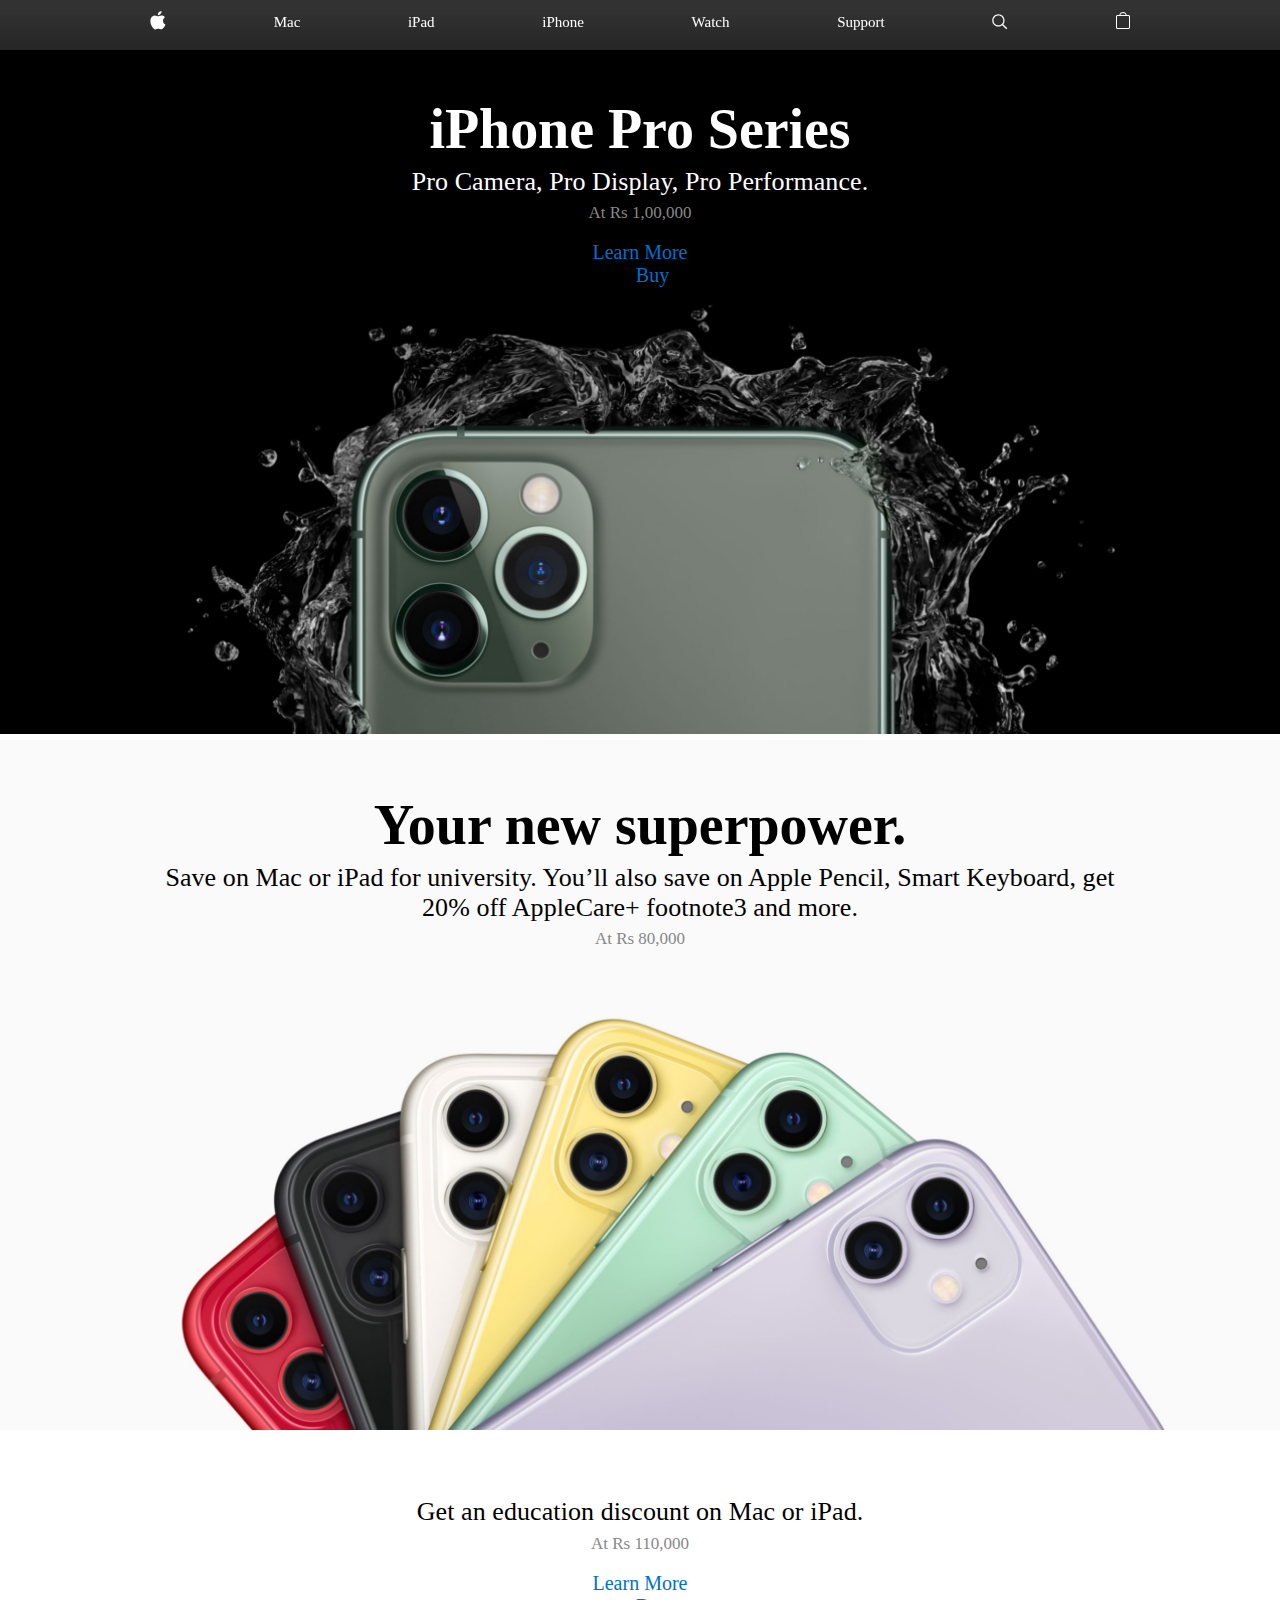
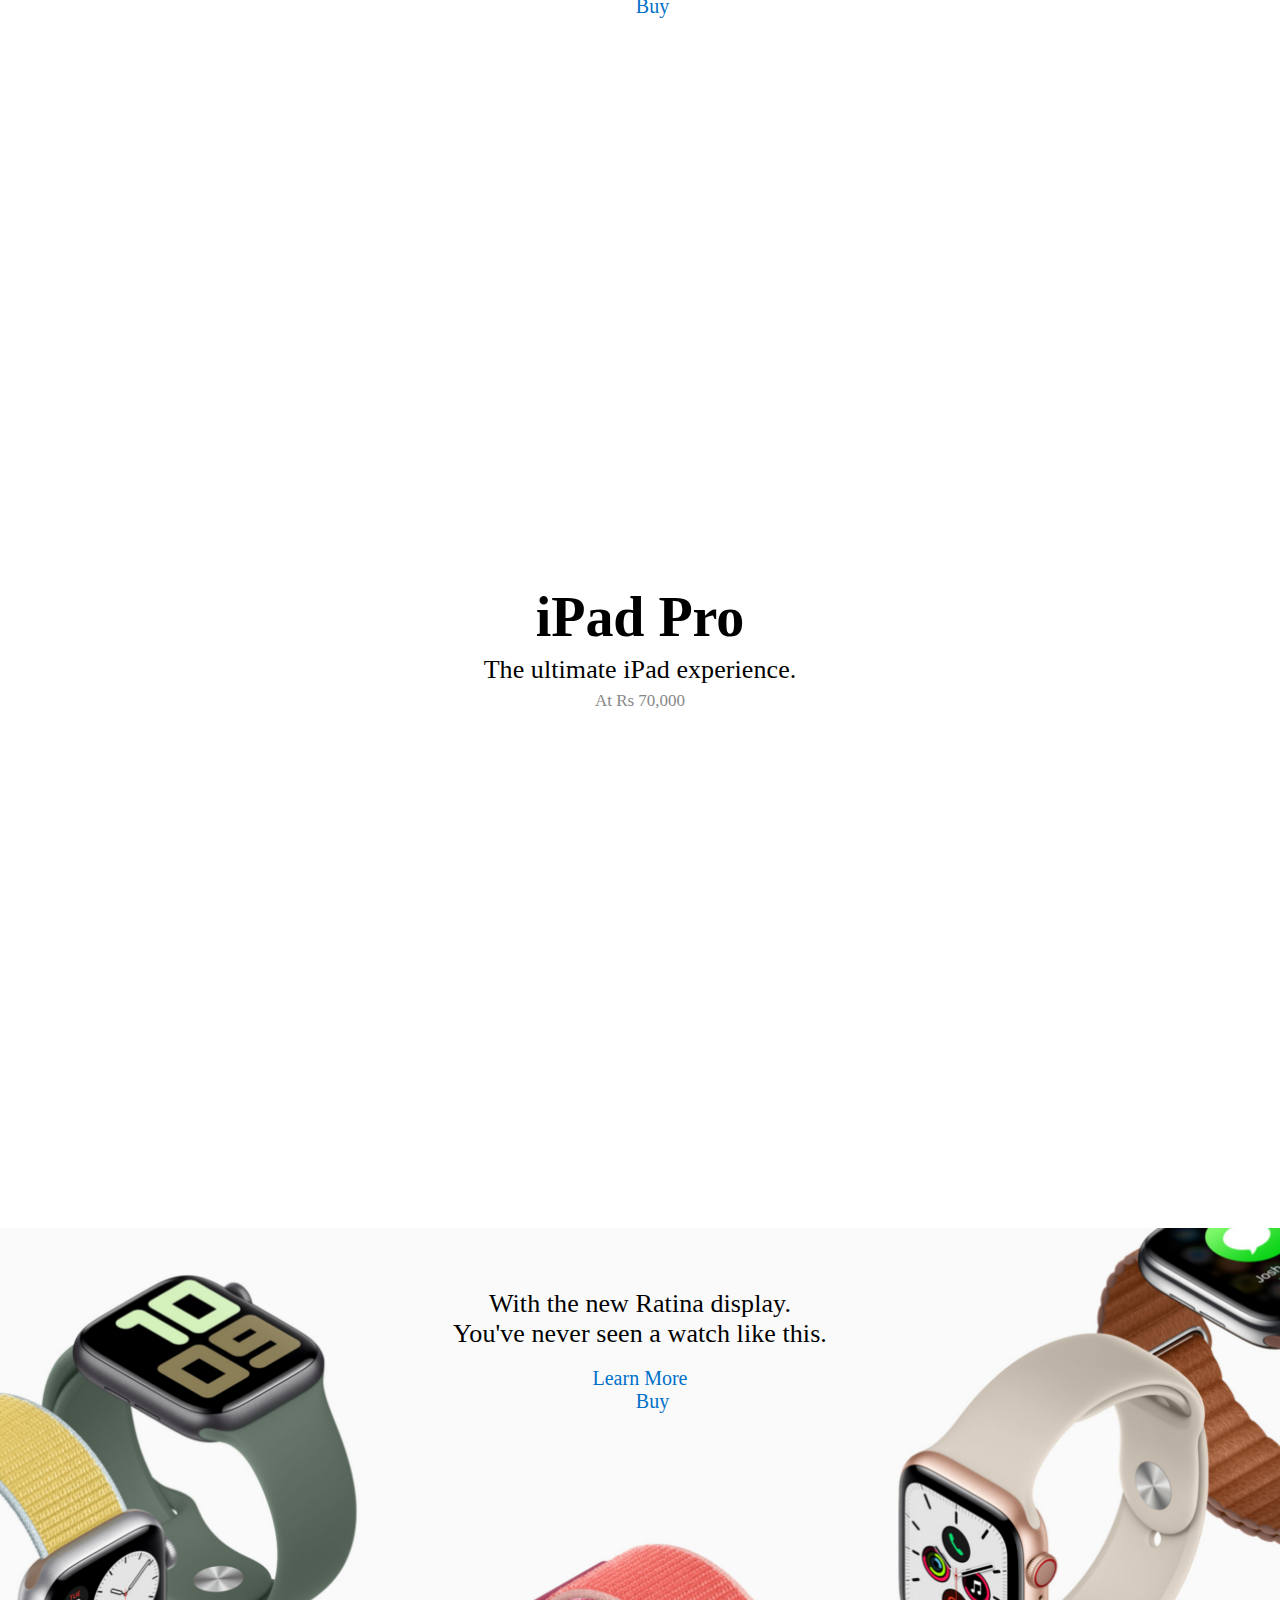
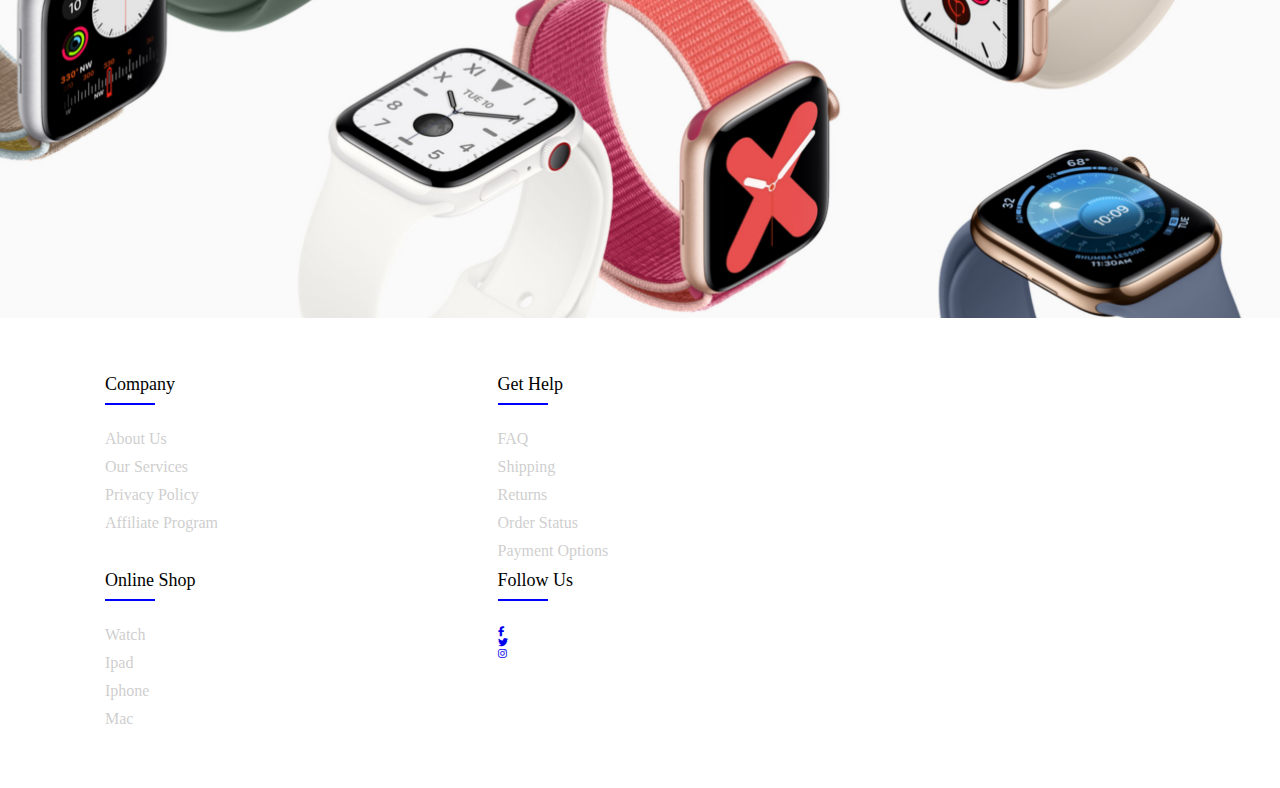
<file: index.html>
<!DOCTYPE html>
<html lang="en">
<head>
    <meta charset="UTF-8">
    <meta http-equiv="X-UA-Compatible" content="IE=edge">
    <meta name="viewport" content="width=device-width,user-scalable=no, initial-scale=1.0, maximum-scale=1.0, minimum-scale=1.0">
    <title>Apple Page</title>
    <link rel="stylesheet" href="./style.css">
    <link rel="stylesheet" href="https://cdnjs.cloudflare.com/ajax/libs/font-awesome/6.1.1/css/all.min.css">
</head>
<body>
    <header>
        <div class="container">
            <nav class="nav">
                <ul class="nav-list nav-list-mobile">
                    <li class="nav-item">
                        <div class="mobile-menu">
                            <span class="line line-top"></span>
                            <span class="line line-bottom"></span>
                        </div>
                    </li>
                    <li class="nav-item">
                        <a href="index.html" class="nav-link nav-link-apple"></a>
                    </li>
                    <li class="nav-item">
                        <a href="#" class="nav-link nav-link-bag"></a>
                    </li>
                </ul>
                <ul class="nav-list nav-list-larger">
                    <li class="nav-item nav-item-hidden">
                        <a href="index.html" class="nav-link nav-link-apple"></a>
                    </li>
                    <li class="nav-item">
                        <a href="./HTMLfiles/mac.html" class="nav-link">Mac</a>
                    </li>
                    <li class="nav-item">
                        <a href="./HTMLfiles/ipad.html" class="nav-link">iPad</a>
                    </li>
                    <li class="nav-item">
                        <a href="./HTMLfiles/iphones.html" class="nav-link">iPhone</a>
                    </li>
                    <li class="nav-item">
                        <a href="./HTMLfiles/iwatch.html" class="nav-link">Watch</a>
                    </li>
                    <li class="nav-item">
                        <a href="https://support.apple.com/en-in" class="nav-link">Support</a>
                    </li>
                    <li class="nav-item">
                        <a href="#" class="nav-link nav-link-search"></a>
                    </li>
                    <li class="nav-item nav-item-hidden">
                        <a href="#" class="nav-link nav-link-bag"></a>
                    </li>
                </ul>
            </nav>
        </div>
    </header>
    
    <section class="hero iphone-11-pro">
        <div class="container">
            <div class="title">
                <h2 class="title-heading">iPhone Pro Series</h2>
                <h3 class="title-sub-heading">Pro Camera, Pro Display, Pro Performance.</h3>
                <p class="title-price">At Rs 1,00,000</p>
            </div>
            <div class="cta">
                <a href="https://www.apple.com/in/iphone-13-pro/" class="cta-link">Learn More</a>
                <a href="https://www.apple.com/in/shop/buy-iphone/iphone-13-pro" class="cta-link">Buy</a>
            </div>
        </div>
    </section>

    <section class="hero iphone-11">
        <div class="container">
            <div class="title title-dark">
                <h2 class="title-heading">Your new superpower.</h2>
                <h3 class="title-sub-heading">Save on Mac or iPad for university. You’ll also save on Apple Pencil, Smart Keyboard, get 20% off AppleCare+ footnote3 and more.</h3>
                <p class="title-price">At Rs 80,000</p>
            </div>
        </div>
    </section>

    <section class="hero Mac">
        <div class="container">
            <div class="title title-dark">
                <h4 class="title-heading"></h4>
                <h3 class="title-sub-heading">Get an education discount on Mac or iPad.</h3>
                <p class="title-price">At Rs 110,000</p>
            </div>
            <div class="cta">
                <a href="https://www.apple.com/in/macbook-air-m2/" class="cta-link">Learn More</a>
                <a href="https://www.apple.com/in/shop/buy-mac/macbook-air/with-m2-chip" class="cta-link">Buy</a>
            </div>
        </div>
    </section>

    <section class="hero iPad">
        <div class="container">
            <div class="title title-dark">
                <h4 class="title-heading">iPad Pro</h4>
                <h3 class="title-sub-heading">
                    The ultimate
                    iPad experience.</h3>
                <p class="title-price">At Rs 70,000</p>
            </div>
        </div>
    </section>

    <section class="hero watch">
        <div class="container">
            <div class="title title-dark">
                <h4 class="title-heading"></h4>
                <h3 class="title-sub-heading">With the new Ratina display. <br>
                    You've never seen a watch like this.</h3>
            </div>
            <div class="cta">
                <a href="https://www.apple.com/in/apple-watch-series-7/" class="cta-link cta-link-darker">Learn More</a>
                <a href="https://www.apple.com/in/shop/buy-watch/apple-watch" class="cta-link cta-link-darker">Buy</a>
            </div>
        </div>
    </section>
    <footer class="footer">
        <div class="c">
            <div class="row">
                <div class="footer-col">
                    <h4>Company</h4>
                    <ul>
                        <li><a href="#">About us</a></li>
                        <li><a href="#">Our Services</a></li>
                        <li><a href="#">privacy policy</a></li>
                        <li><a href="#">Affiliate program</a></li>
                    </ul>
                </div>

                <div class="footer-col">
                    <h4>Get Help</h4>
                    <ul>
                        <li><a href="#">FAQ</a></li>
                        <li><a href="#">Shipping</a></li>
                        <li><a href="#">Returns</a></li>
                        <li><a href="#">Order status</a></li>
                        <li><a href="#">Payment options</a></li>
                    </ul>
                </div>
    
                <div class="footer-col">
                    <h4>Online shop</h4>
                    <ul>
                        <li><a href="./HTMLfiles/iwatch.html">watch</a></li>
                        <li><a href="./HTMLfiles/ipad.html">ipad</a></li>
                        <li><a href="./HTMLfiles/iphones.html">iphone</a></li>
                        <li><a href="./HTMLfiles/mac.html">Mac</a></li>
                    </ul>
                </div>
    
                <div class="footer-col">
                    <h4>follow us</h4>
                    <div class="social-links"></div>
                        <a href="https://www.facebook.com/"> <i class="fab fa-facebook-f"></i></a>
                        <a href="https://twitter.com/"> <i class="fab fa-twitter"></i></a>
                        <a href="https://www.instagram.com/"> <i class="fab fa-instagram"></i></a>
                </div>
            </div>
        </div>
    </footer>
 <script src="./main.js"></script>

</body>
</html>
</file>
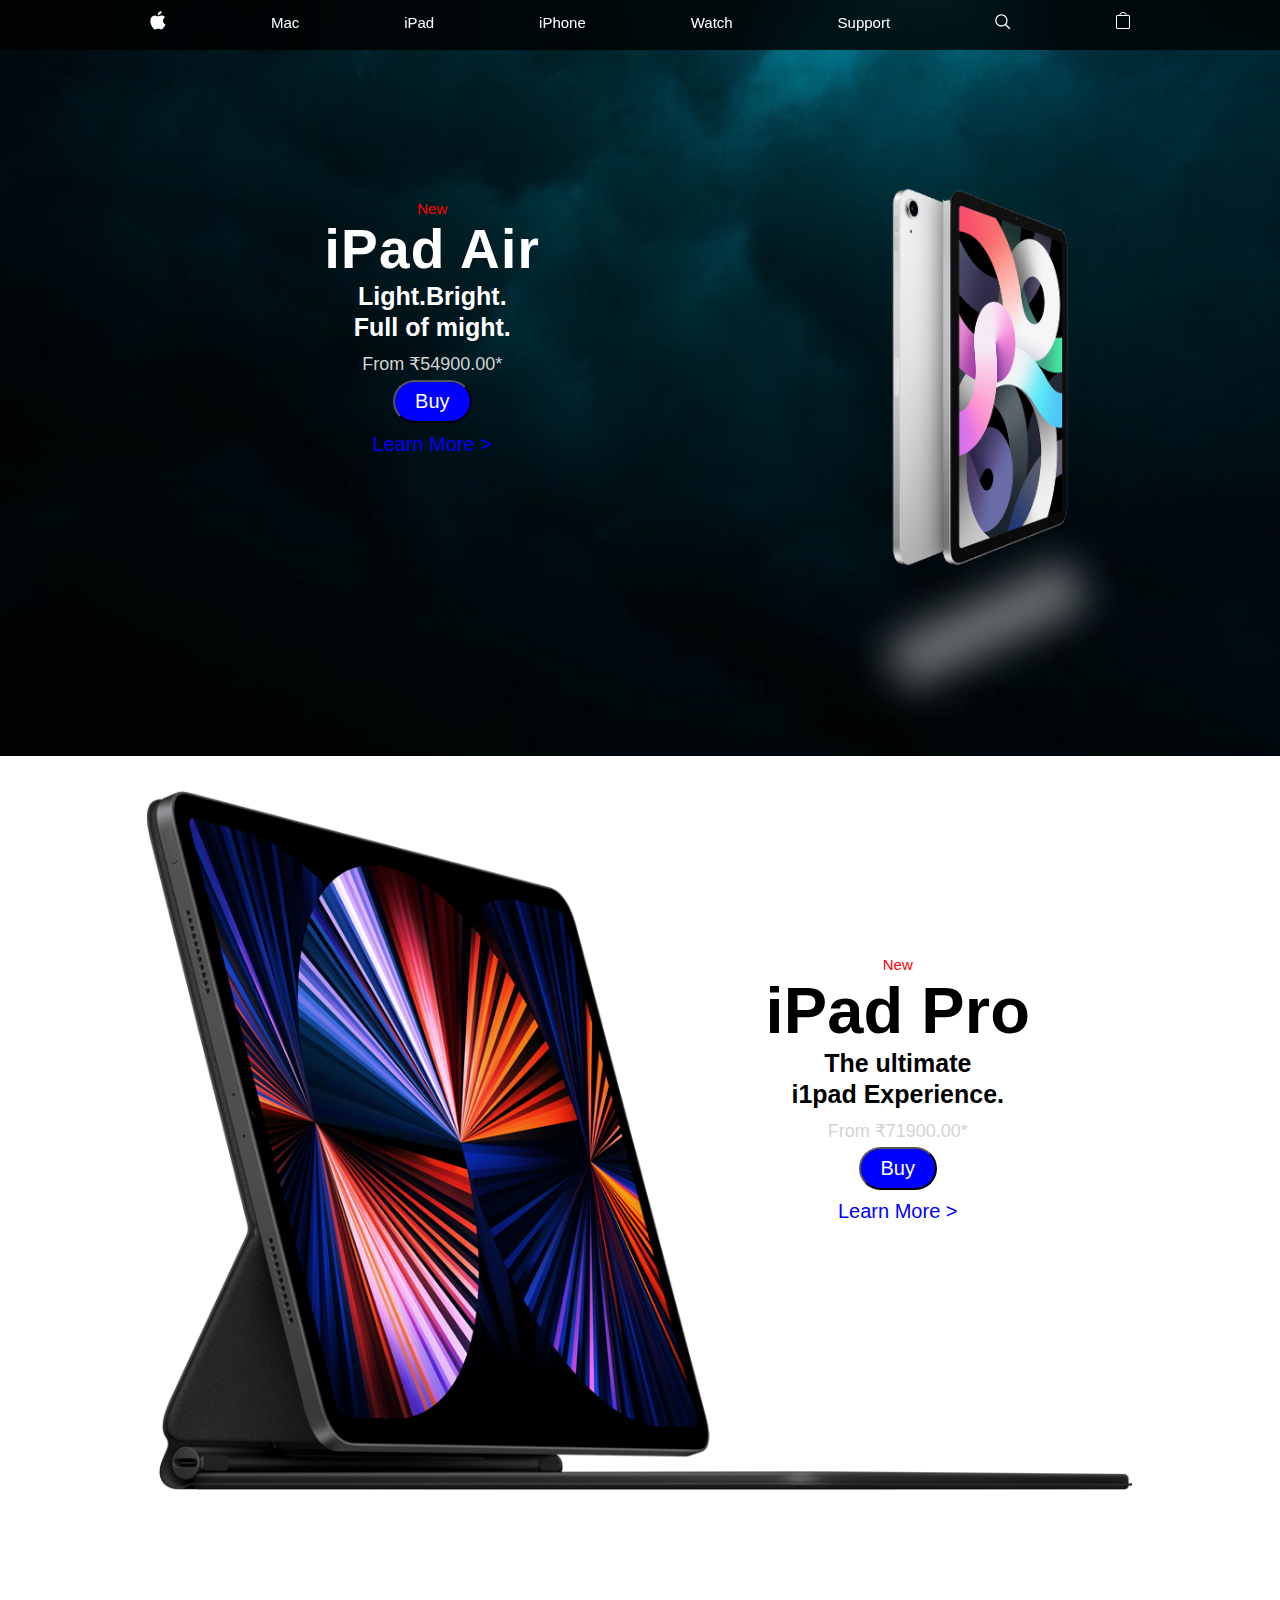
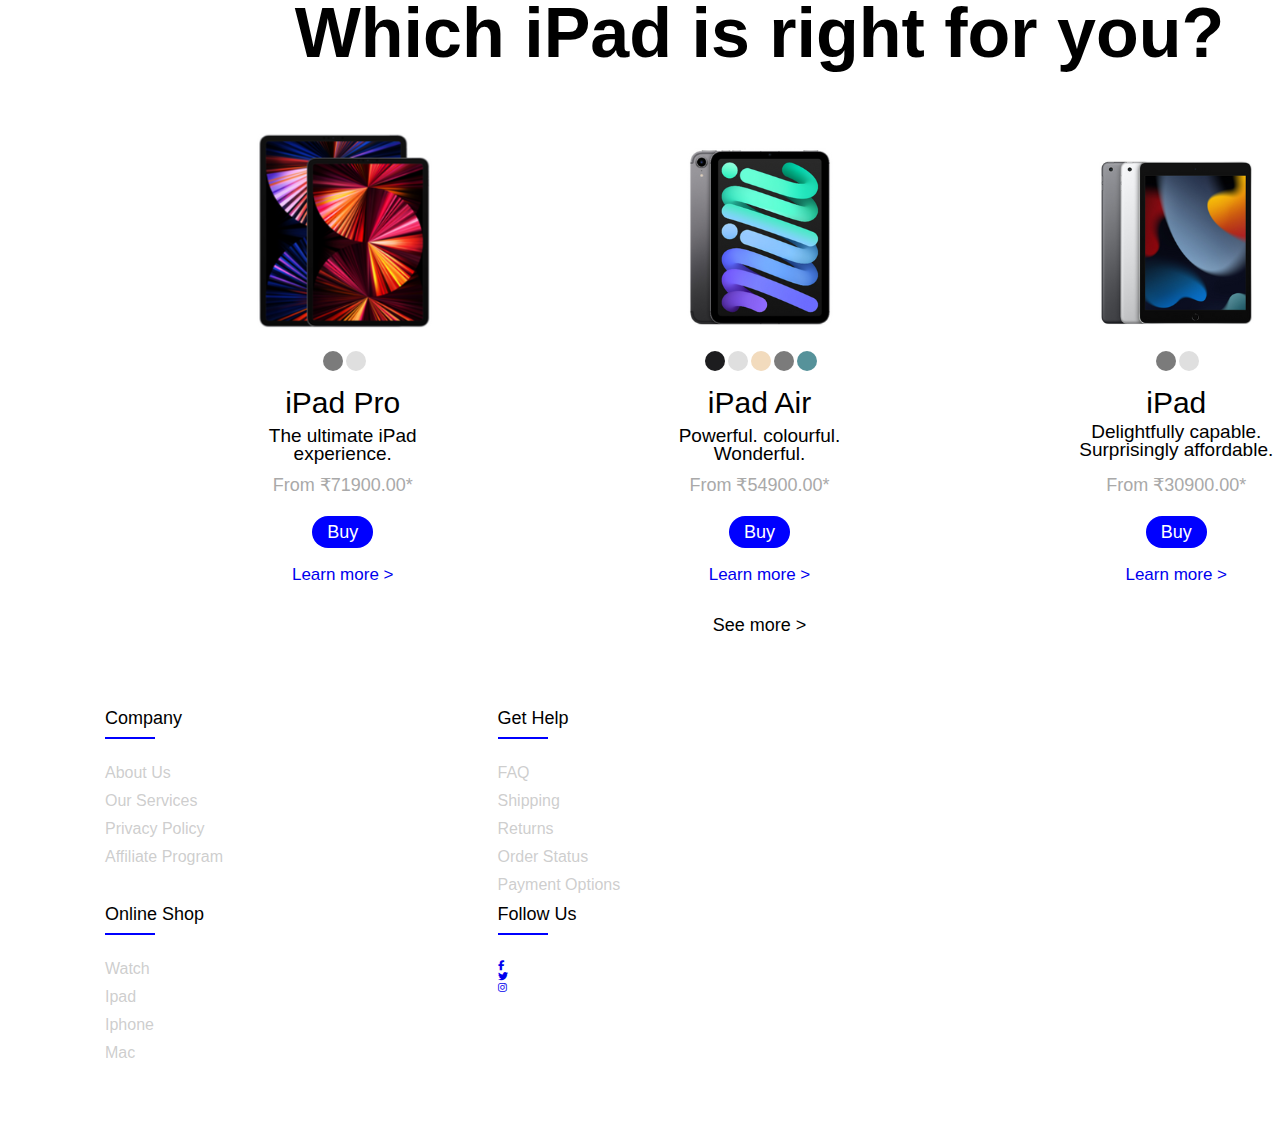
<file: HTMLfiles/ipad.html>
<!DOCTYPE html>
<html lang="en">
<head>
    <meta charset="UTF-8">
    <meta http-equiv="X-UA-Compatible" content="IE=edge">
    <meta name="viewport" content="width=device-width, initial-scale=1.0">
    <title>iPad- Apple (products) Demo version</title>
    <link rel="stylesheet" href="../css/ipad/ipad.css">
    <link rel="stylesheet" href="https://cdnjs.cloudflare.com/ajax/libs/font-awesome/6.1.1/css/all.min.css">
</head>
<body>
    <header>
        <div class="container">
            <nav class="nav">
                <ul class="nav-list nav-list-mobile">
                    <li class="nav-item">
                        <div class="mobile-menu">
                            <span class="line line-top"></span>
                            <span class="line line-bottom"></span>
                        </div>
                    </li>
                    <li class="nav-item">
                        <a href="../index.html" class="nav-link nav-link-apple"></a>
                    </li>
                    <li class="nav-item">
                        <a href="#" class="nav-link nav-link-bag"></a>
                    </li>
                </ul>
                <ul class="nav-list nav-list-larger">
                    <li class="nav-item nav-item-hidden">
                        <a href="../index.html" class="nav-link nav-link-apple"></a>
                    </li>
                    <li class="nav-item">
                        <a href="./mac.html" class="nav-link">Mac</a>
                    </li>
                    <li class="nav-item">
                        <a href="./ipad.html" class="nav-link">iPad</a>
                    </li>
                    <li class="nav-item">
                        <a href="./iphones.html" class="nav-link">iPhone</a>
                    </li>
                    <li class="nav-item">
                        <a href="./iwatch.html" class="nav-link">Watch</a>
                    </li>
                    <li class="nav-item">
                        <a href="https://support.apple.com/en-in" class="nav-link">Support</a>
                    </li>
                    <li class="nav-item">
                        <a href="#" class="nav-link nav-link-search"></a>
                    </li>
                    <li class="nav-item nav-item-hidden">
                        <a href="#" class="nav-link nav-link-bag"></a>
                    </li>
                </ul>
            </nav>
        </div>
    </header>

    <section id="s1" class="hero">
        <div class="action-container">
            <span id="new">New</span>
            <h1>iPad Air</h1>
            <div class="h_manage">
                <h3>Light.Bright.</h3>
                <h3>Full of might.</h3>
            </div>
            <span class="price">From ₹54900.00*</span>
            <button>
                <a href="https://www.apple.com/in/shop/buy-ipad/ipad-air">Buy</a>
            </button>
            <div class="more">
                <a href="https://www.apple.com/in/ipad-air/">Learn More ></a>
            </div>
        </div>
        <div class="img-container">
            <a href="https://www.apple.com/in/ipad-air/"><img src="../images/ipad/ipad_air.png" alt=""/></a>
        </div>
    </section>
    <section id="s2" class="hero">
        <div class="action-container">
            <span id="new">New</span>
            <h1>iPad Pro</h1>
            <div class="h_manage">
                <h3>The ultimate</h3>
                <h3>i1pad Experience.</h3>
            </div>
            <span class="price">From ₹71900.00*</span>
            <button>
                <a href="https://www.apple.com/in/shop/buy-ipad/ipad-pro">Buy</a>
            </button>
            <div class="more">
                <a href="https://www.apple.com/in/ipad-pro/">Learn More ></a>
            </div>
        </div>
    </section>

    <section id="container4">
        <div class="main_heading">
            <h1>Which iPad is right for you?</h1>
        </div>
        <div id="container5">
            <div class="container6">
                <div class="mac-image">
                    <a href="https://www.apple.com/in/ipad-pro/"><img src="../images/ipad/ipad_pro_1.png" alt=""></a>
                </div>
                <div class="mac-info">
                    <div class="mac_colors">
                        <span id="a1"></span>
                        <span id="a2"></span>
                    </div>
                    <div class="mac_heading">
                        <a href="https://www.apple.com/in/ipad-pro/"><h3>iPad Pro</h3></a><br>
                        <span>The ultimate iPad <br> experience.</span>
                    </div>
                    <div class="mac_price">
                        <span>From ₹71900.00*</span>
                    </div>
                    <div class="mac_buy_btn">
                        <a href="https://www.apple.com/in/shop/buy-ipad/ipad-pro"><span>Buy</span></a>
                    </div>
                    <div class="mac_learnmore">
                        <a href="https://www.apple.com/in/ipad-pro/">Learn more ></a>
                    </div>
                </div>
            </div>
            <div class="container6">
                <div class="mac-image">
                    <a href="https://www.apple.com/in/ipad-air/"><img src="../images/ipad/ipad_air_1.png" alt=""></a>
                </div>
                <div class="mac-info">
                    <div class="mac_colors">
                        <span id="b1"></span>
                        <span id="b2"></span>
                        <span id="b3"></span>
                        <span id="b4"></span>
                        <span id="b5"></span>
                    </div>
                    <div class="mac_heading">
                        <a href="https://www.apple.com/in/ipad-air/"><h3>iPad Air</h3></a><br>
                        <span>Powerful. colourful. <br>Wonderful.</span>
                    </div>
                    <div class="mac_price">
                        <span>From ₹54900.00*</span>
                    </div>
                    <div class="mac_buy_btn">
                        <a href="https://www.apple.com/in/shop/buy-ipad/ipad-air"><span>Buy</span></a>
                    </div>
                    <div class="mac_learnmore">
                        <a href="https://www.apple.com/in/ipad-air/">Learn more ></a>
                    </div>
                </div>
            </div>
            <div class="container6">
                <div class="mac-image">
                    <a href="https://www.apple.com/in/ipad-10.2/"><img src="../images/ipad/ipad_1.png" alt=""></a>
                </div>
                <div class="mac-info">
                    <div class="mac_colors">
                        <span id="c1"></span>
                        <span id="c2"></span>
                    </div>
                    <div id="m3" class="mac_heading">
                        <a href="https://www.apple.com/in/ipad-10.2/"><h3>iPad</h3></a>
                        <span id="sp">Delightfully capable.<br>Surprisingly affordable.</span>
                    </div>
                    <div class="mac_price">
                        <span>From ₹30900.00*</span>
                    </div>
                    <div class="mac_buy_btn">
                        <a href="https://www.apple.com/in/shop/buy-ipad/ipad-10-2"><span>Buy</span></a>
                    </div>
                    <div class="mac_learnmore">
                        <a href="https://www.apple.com/in/ipad-10.2/">Learn more ></a>
                    </div>
                </div>
            </div>
        </div>
        <div id="seemore">
            <a href="https://www.apple.com/in/ipad/">See more ></a>
        </div>
    </section>
    <footer class="footer">
        <div class="c">
            <div class="row">
                <div class="footer-col">
                    <h4>Company</h4>
                    <ul>
                        <li><a href="#">About us</a></li>
                        <li><a href="#">Our Services</a></li>
                        <li><a href="#">privacy policy</a></li>
                        <li><a href="#">Affiliate program</a></li>
                    </ul>
                </div>

                <div class="footer-col">
                    <h4>Get Help</h4>
                    <ul>
                        <li><a href="#">FAQ</a></li>
                        <li><a href="#">Shipping</a></li>
                        <li><a href="#">Returns</a></li>
                        <li><a href="#">Order status</a></li>
                        <li><a href="#">Payment options</a></li>
                    </ul>
                </div>
    
                <div class="footer-col">
                    <h4>Online shop</h4>
                    <ul>
                        <li><a href="./iwatch.html">watch</a></li>
                        <li><a href="./ipad.html">ipad</a></li>
                        <li><a href="./iphones.html">iphone</a></li>
                        <li><a href="./mac.html">Mac</a></li>
                    </ul>
                </div>
    
                <div class="footer-col">
                    <h4>follow us</h4>
                    <div class="social-links"></div>
                        <a href="https://www.facebook.com/"> <i class="fab fa-facebook-f"></i></a><br>
                        <a href="https://twitter.com/"> <i class="fab fa-twitter"></i></a><br>
                        <a href="https://www.instagram.com/"> <i class="fab fa-instagram"></i></a>
                </div>
            </div>
        </div>
    </footer>
</body>
</html>
</file>
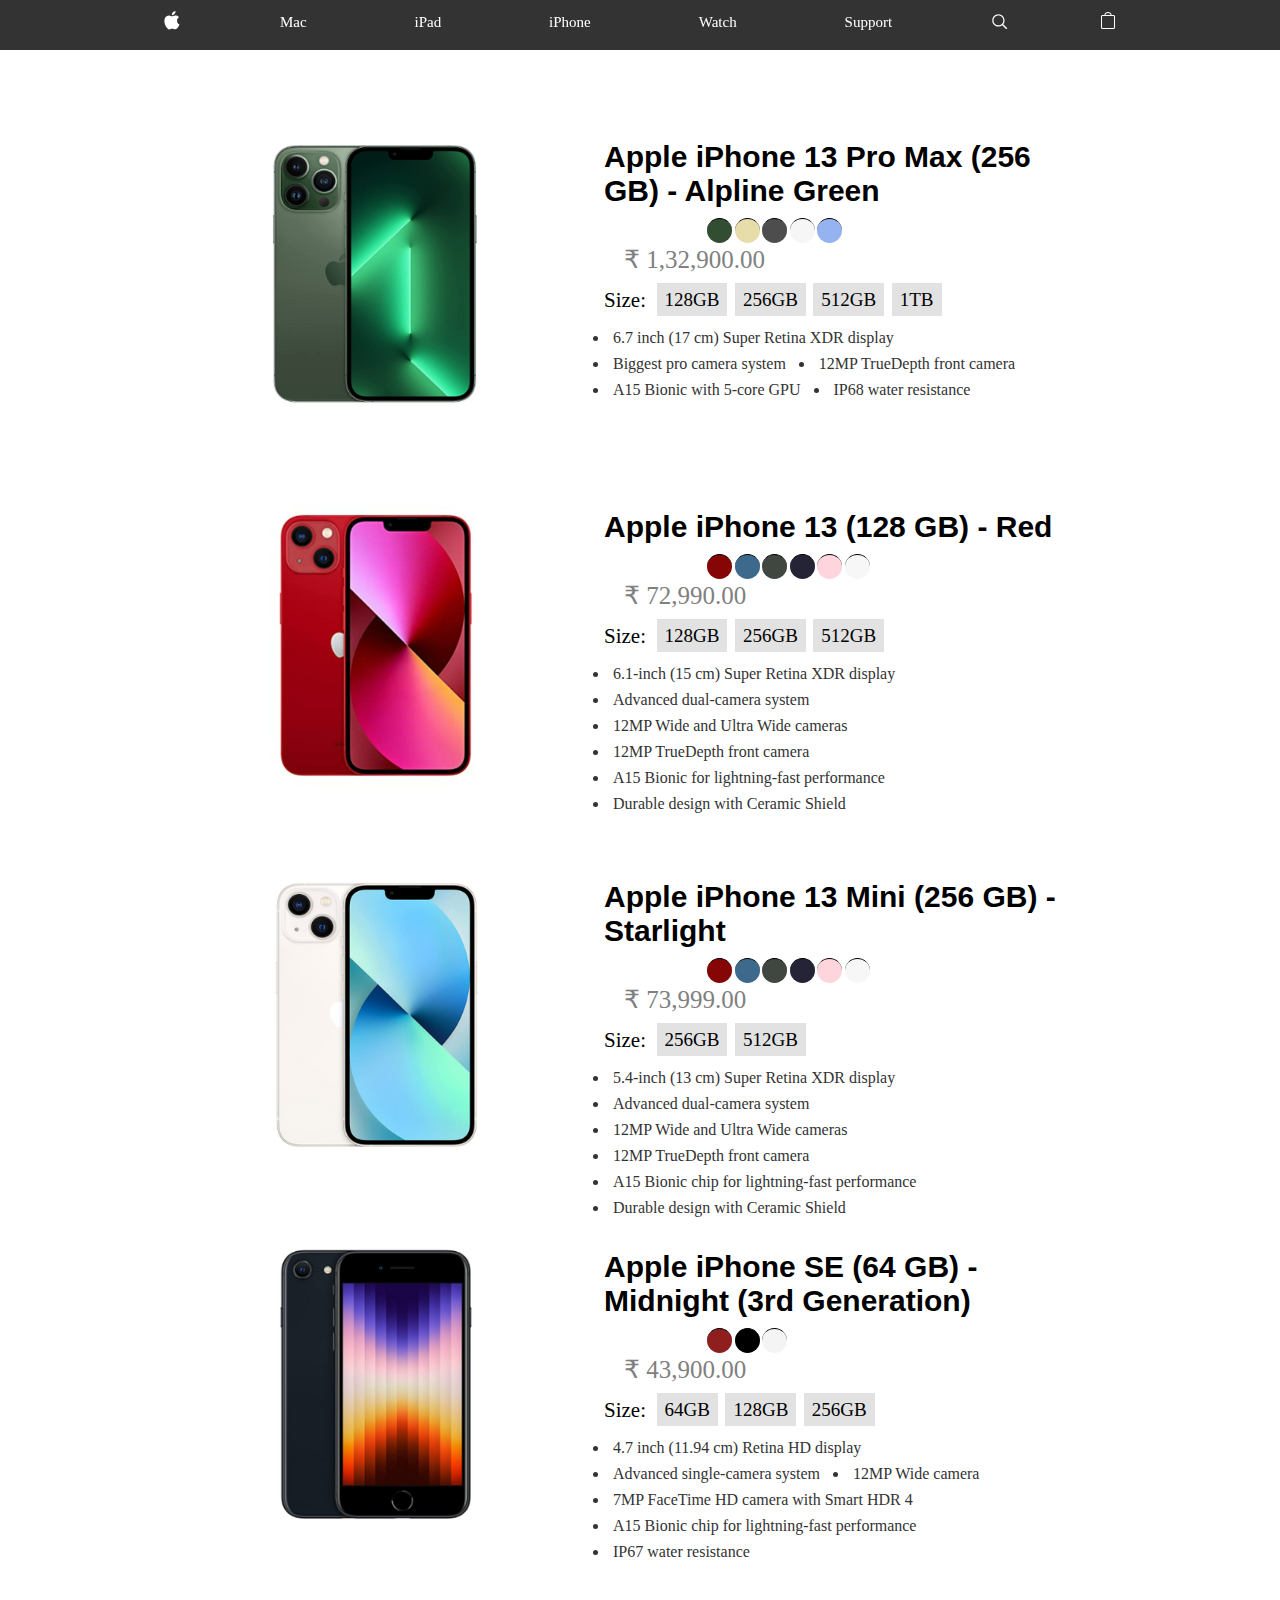
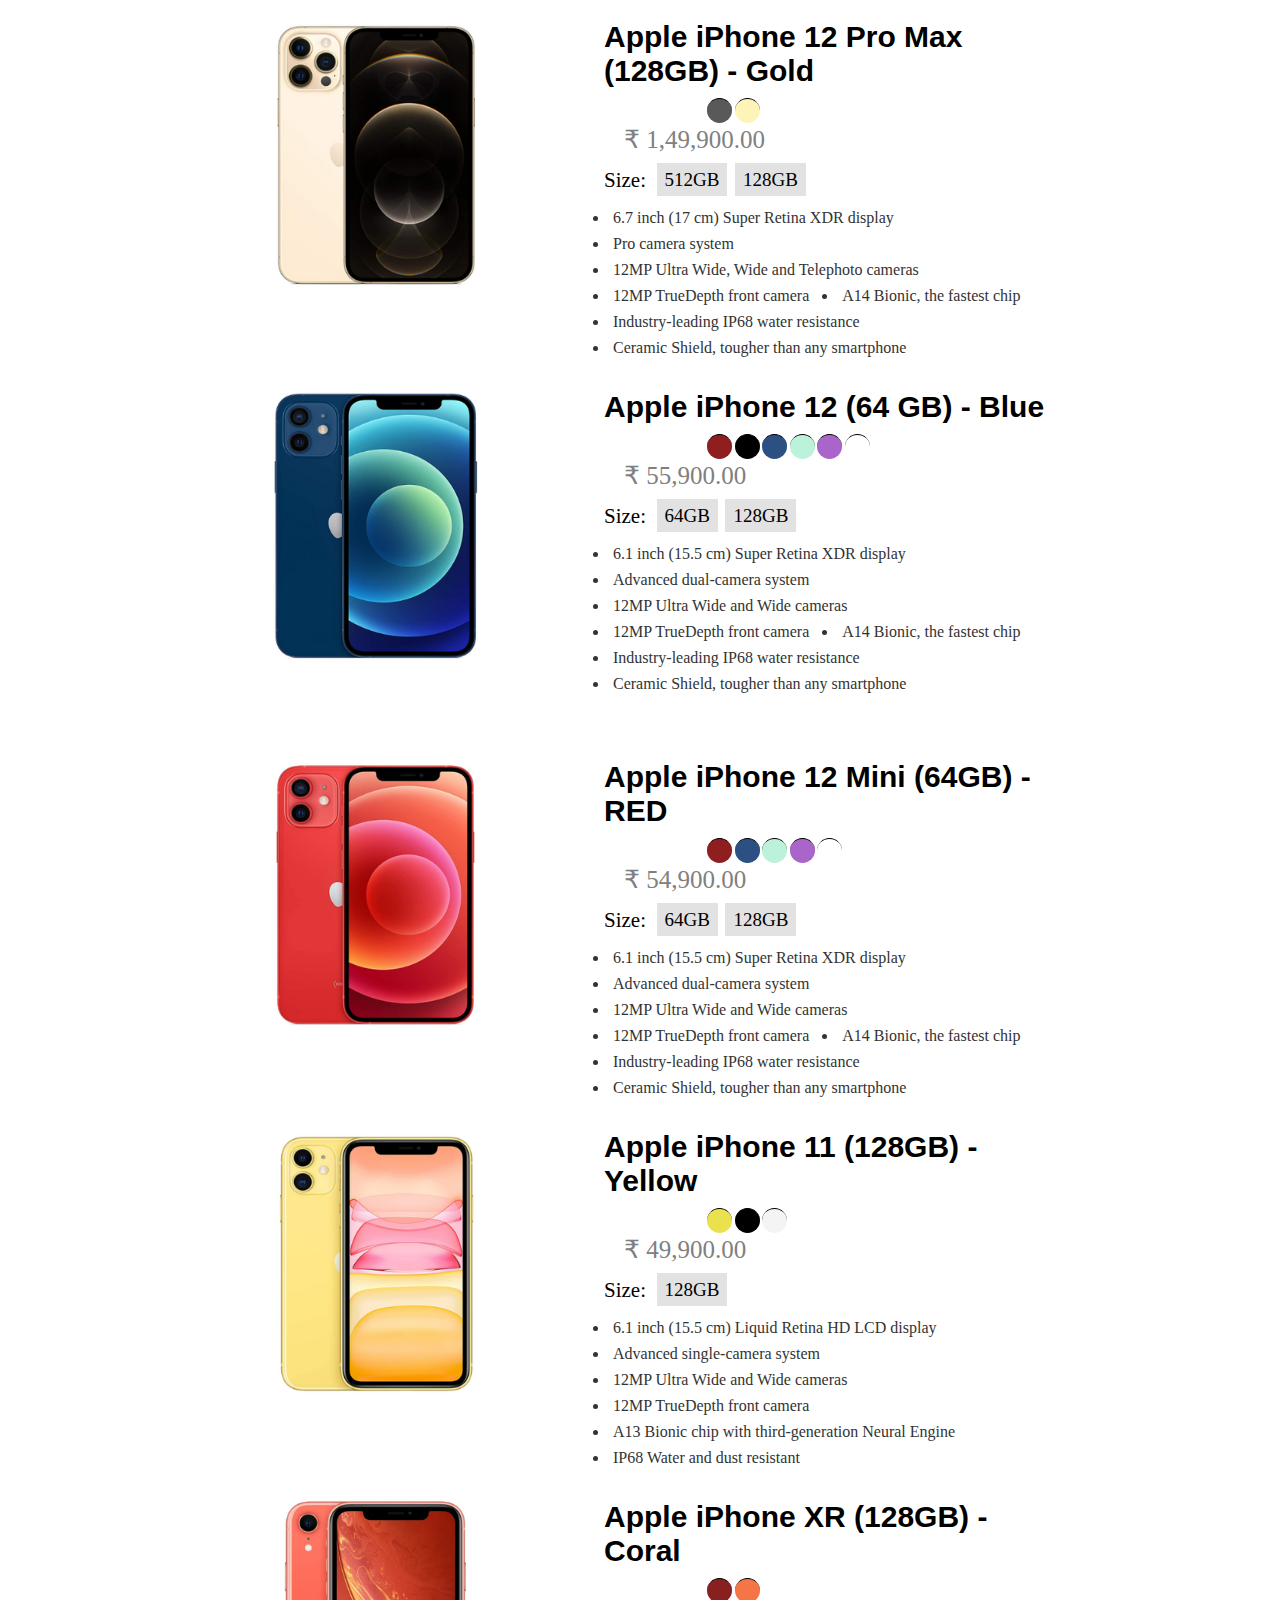
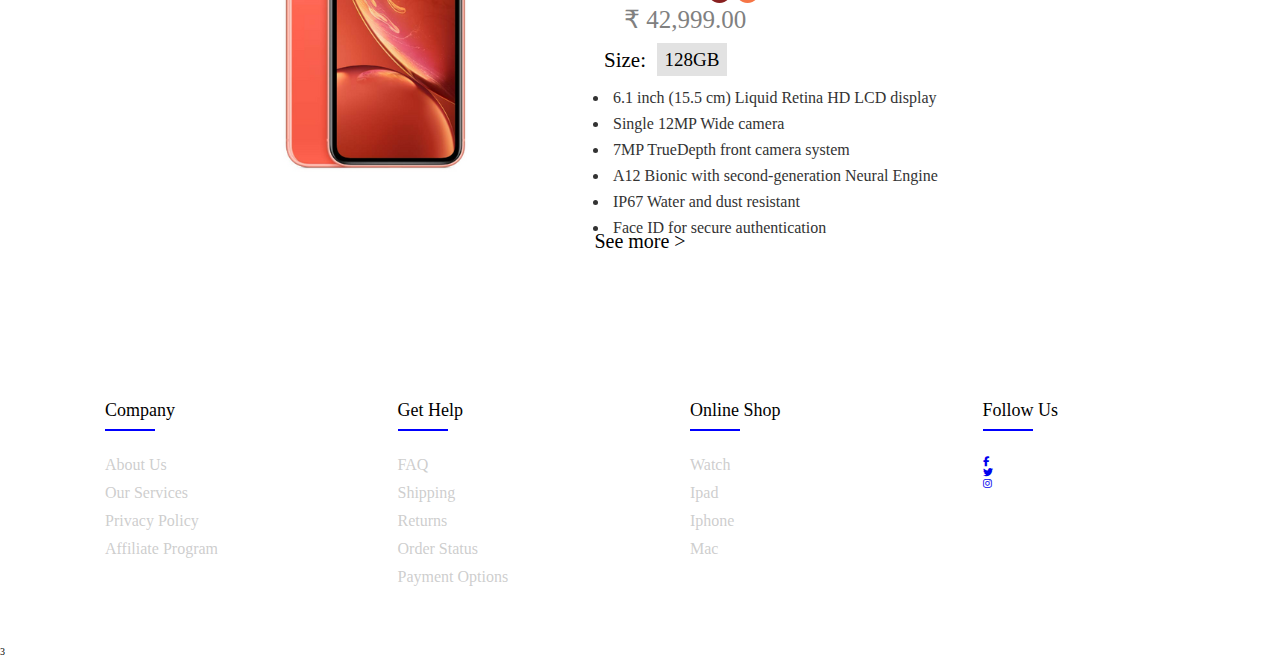
<file: HTMLfiles/iphones.html>
<!DOCTYPE html>
<html lang="en">
<head>
    <meta charset="UTF-8">
    <meta http-equiv="X-UA-Compatible" content="IE=edge" name="viewport" content="width=device-width, initial-scale=1.0">
    <meta name="viewport" content="width=device-width,user-scalable=no, initial-scale=1.0, maximum-scale=1.0, minimum-scale=1.0">    <title>iPhones</title>
    <link rel="stylesheet" href="../css/iphones/iphone13promax.css">
    <link rel="stylesheet" href="../css/iphones/iphone13.css">
    <link rel="stylesheet" href="../css/iphones/iphone13mini.css">
    <link rel="stylesheet" href="../css/iphones/iphoneSE.css">
    <link rel="stylesheet" href="../css/iphones/iphone12pro.css">
    <link rel="stylesheet" href="../css/iphones/iphone12.css">
    <link rel="stylesheet" href="../css/iphones/iphone12mini.css">
    <link rel="stylesheet" href="../css/iphones/iphone11.css">
    <link rel="stylesheet" href="../css/iphones/iphoneXR.css">
    <link rel="stylesheet" href="https://cdnjs.cloudflare.com/ajax/libs/font-awesome/6.1.1/css/all.min.css">
</head>
<body>
    <div id="bigcontainer">
        <header>
            <div class="container">
                <nav class="nav">
                    <ul class="nav-list nav-list-mobile">
                        <li class="nav-item">
                            <div class="mobile-menu">
                                <span class="line line-top"></span>
                                <span class="line line-bottom"></span>
                            </div>
                        </li>
                        <li class="nav-item">
                            <a href="index.html" class="nav-link nav-link-apple"></a>
                        </li>
                        <li class="nav-item">
                            <a href="#" class="nav-link nav-link-bag"></a>
                        </li>
                    </ul>
                    <ul class="nav-list nav-list-larger">
                        <li class="nav-item nav-item-hidden">
                            <a href="../index.html" class="nav-link nav-link-apple"></a>
                        </li>
                        <li class="nav-item">
                            <a href="./mac.html" class="nav-link">Mac</a>
                        </li>
                        <li class="nav-item">
                            <a href="./ipad.html" class="nav-link">iPad</a>
                        </li>
                        <li class="nav-item">
                            <a href="./iphones.html" class="nav-link">iPhone</a>
                        </li>
                        <li class="nav-item">
                            <a href="./iwatch.html" class="nav-link">Watch</a>
                        </li>
                        <li class="nav-item">
                            <a href="https://support.apple.com/en-in" class="nav-link">Support</a>
                        </li>
                        <li class="nav-item">
                            <a href="#" class="nav-link nav-link-search"></a>
                        </li>
                        <li class="nav-item nav-item-hidden">
                            <a href="#" class="nav-link nav-link-bag"></a>
                        </li>
                    </ul>
                </nav>
            </div>
        </header>
        <div id="container1">

            <!-- iphone13pro -->
            <div class="sub-box">
                <div class="img-box">
                    <a href="https://www.amazon.in/Apple-iPhone-Pro-Max-256/dp/B09V4KVP3K/ref=asc_df_B09V4KVP3K/?tag=googleshopdes-21&linkCode=df0&hvadid=586388622397&hvpos=&hvnetw=g&hvrand=10889865940966612460&hvpone=&hvptwo=&hvqmt=&hvdev=c&hvdvcmdl=&hvlocint=&hvlocphy=1007825&hvtargid=pla-1641913596226&psc=1" target="_blank"><img src="../images/iphone13pro/iphone13promax.png" id="img1" alt=""></a>
                </div>
                <div class="info-box">
                    <p>
                        <a href="https://www.amazon.in/Apple-iPhone-Pro-Max-256/dp/B09V4KVP3K/ref=asc_df_B09V4KVP3K/?tag=googleshopdes-21&linkCode=df0&hvadid=586388622397&hvpos=&hvnetw=g&hvrand=10889865940966612460&hvpone=&hvptwo=&hvqmt=&hvdev=c&hvdvcmdl=&hvlocint=&hvlocphy=1007825&hvtargid=pla-1641913596226&psc=1" target="_blank"><h2 class="i-name">Apple iPhone 13 Pro Max (256 GB) - Alpline Green</h2></a>
                        <div id="iphone13max_colors">
                            <span id="btn1"></span>
                            <span id="btn2"></span>
                            <span id="btn3"></span>
                            <span id="btn4"></span>
                            <span id="btn5"></span>
                        </div>
                        <span class="price"> ₹ 1,32,900.00</span><br><br>
                        <div class="size">
                            <span class="sizehead">Size: &nbsp;</span>
                            <div id="iphone13max_size">
                                <span id="btn6"><a href="https://www.amazon.in/dp/B09V48BYGP?th=1" target="_blank">128GB</a></span>
                                <span id="btn7"><a href="https://www.amazon.in/dp/B09V4KVP3K?th=1" target="_blank">256GB</a></span>
                                <span id="btn8"><a href="https://www.amazon.in/dp/B09V48D2PT?th=1" target="_blank">512GB</a></span>
                                <span id="btn9"><a href="https://www.amazon.in/dp/B09V4BQ81S?th=1" target="_blank">1TB</a></span>
                            </div>
                        </div>
                        <ul>
                            <li>6.7 inch (17 cm) Super Retina XDR display</li>
                            <li>Biggest pro camera system</li>
                            <li>12MP TrueDepth front camera</li>
                            <li>A15 Bionic with 5-core GPU</li>
                            <li>IP68 water resistance</li>
                        </ul>
                    </p>
                </div>
            </div>

            <!-- iphone13 -->
            <div class="sub-box">
                <div class="img-box">
                    <a href="https://www.amazon.in/Apple-iPhone-13-128GB-Blue/dp/B09G99CW2N/ref=asc_df_B09G9BL5CP/?tag=googleshopdes-21&linkCode=df0&hvadid=586322031356&hvpos=&hvnetw=g&hvrand=7719223751042683807&hvpone=&hvptwo=&hvqmt=&hvdev=c&hvdvcmdl=&hvlocint=&hvlocphy=1007825&hvtargid=pla-1649026114452&th=1" target="_blank"><img src="../images/iphone13/iphone13_red.png" id="img2" alt=""></a>
                </div>
                <div class="info-box">
                    <p>
                        <a href="https://www.amazon.in/Apple-iPhone-13-128GB-Blue/dp/B09G99CW2N/ref=asc_df_B09G9BL5CP/?tag=googleshopdes-21&linkCode=df0&hvadid=586322031356&hvpos=&hvnetw=g&hvrand=7719223751042683807&hvpone=&hvptwo=&hvqmt=&hvdev=c&hvdvcmdl=&hvlocint=&hvlocphy=1007825&hvtargid=pla-1649026114452&th=1" target="_blank"><h2 class="i-name">Apple iPhone 13 (128 GB) - Red</h2></a>
                        <div id="iphone13_colors">
                            <span id="bt1"></span>
                            <span id="bt2"></span>
                            <span id="bt3"></span>
                            <span id="bt4"></span>
                            <span id="bt5"></span>
                            <span id="bt6"></span>
                        </div>
                        <span class="price"> ₹ 72,990.00</span><br><br>
                        <div class="size">
                            <span class="sizehead">Size: &nbsp;</span>
                            <div id="iphone13_size">
                                <span id="bt7"><a href="https://www.amazon.in/dp/B09G99CW2N?th=1" target="_blank">128GB</a></span>
                                <span id="bt8"><a href="https://www.amazon.in/Apple-iPhone-13-128GB-Blue/dp/B09G9HDN4Q/ref=asc_df_B09G9BL5CP/?tag=googleshopdes-21&linkCode=df0&hvadid=586322031356&hvpos=&hvnetw=g&hvrand=7719223751042683807&hvpone=&hvptwo=&hvqmt=&hvdev=c&hvdvcmdl=&hvlocint=&hvlocphy=1007825&hvtargid=pla-1649026114452&th=1" target="_blank">256GB</a></span>
                                <span id="bt9"><a href="https://www.amazon.in/Apple-iPhone-13-128GB-Blue/dp/B09G95PVDX/ref=asc_df_B09G9BL5CP/?tag=googleshopdes-21&linkCode=df0&hvadid=586322031356&hvpos=&hvnetw=g&hvrand=7719223751042683807&hvpone=&hvptwo=&hvqmt=&hvdev=c&hvdvcmdl=&hvlocint=&hvlocphy=1007825&hvtargid=pla-1649026114452&th=1" target="_blank">512GB</a></span>
                            </div>
                        </div>
                        <ul>
                            <li>6.1-inch (15 cm) Super Retina XDR display</li>
                            <li>Advanced dual-camera system</li>
                            <li>12MP Wide and Ultra Wide cameras</li>
                            <li>12MP TrueDepth front camera</li>
                            <li>A15 Bionic for lightning-fast performance</li>
                            <li>Durable design with Ceramic Shield</li>
                        </ul>
                    </p>
                </div>
            </div>
            <!-- iphone13mini -->
            <div class="sub-box">
                <div class="img-box">
                    <a href="https://www.amazon.in/dp/B09G9G9C2K?th=1" target="_blank"><img src="../images/iphone13/iphone13_starlight.png" id="img3" alt=""></a>
                </div>
                <div class="info-box">
                    <p>
                        <a href="https://www.amazon.in/dp/B09G9G9C2K?th=1" target="_blank"><h2 class="i-name">Apple iPhone 13 Mini (256 GB) - Starlight</h2></a>
                        <div id="iphone13mini_colors">
                            <span id="mini13bt1"></span>
                            <span id="mini13bt2"></span>
                            <span id="mini13bt3"></span>
                            <span id="mini13bt4"></span>
                            <span id="mini13bt5"></span>
                            <span id="mini13bt6"></span>
                        </div>
                        <span class="price"> ₹ 73,999.00</span><br><br>
                        <div class="size">
                            <span class="sizehead">Size: &nbsp;</span>
                            <div id="iphone13mini_size">
                                <!-- <span id="mini13bt7"><a href="https://www.amazon.in/dp/B09G9L2B3L?th=1" target="_blank">128GB</a></span> -->
                                <span id="mini13bt8"><a href="https://www.amazon.in/dp/B09G9G9C2K?th=1" target="_blank">256GB</a></span>
                                <span id="mini13bt9"><a href="https://www.amazon.in/dp/B09G98Z83G?th=1v" target="_blank">512GB</a></span>
                            </div>
                        </div>
                        <ul>
                            <li>5.4-inch (13 cm) Super Retina XDR display</li>
                            <li>Advanced dual-camera system</li>
                            <li>12MP Wide and Ultra Wide cameras</li>
                            <li>12MP TrueDepth front camera</li>
                            <li>A15 Bionic chip for lightning-fast performance</li>
                            <li>Durable design with Ceramic Shield</li>
                        </ul>
                    </p>
                </div>
            </div>
            <!-- iphoneSE -->
            <div class="sub-box">
                <div class="img-box">
                    <a href="https://www.amazon.in/dp/B09V44MF6K?th=1" target="_blank"><img src="../images/iphoneSE/iphoneSE_black.png" id="img5" alt=""></a>
                </div>
                <div class="info-box">
                    <p>
                        <a href="https://www.amazon.in/dp/B09V44MF6K?th=1" target="_blank"><h2 class="i-name">Apple iPhone SE (64 GB) - Midnight (3rd Generation)</h2></a>
                        <div id="iphoneSE_colors">
                            <span id="SEb1"></span>
                            <span id="SEb2"></span>
                            <span id="SEb3"></span>
                        </div>
                        <span class="price"> ₹ 43,900.00</span><br><br>
                        <div class="size">
                            <span class="sizehead">Size: &nbsp;</span>
                            <div id="iphoneSE_size">
                                <span id="SEb4"><a href="https://www.amazon.in/dp/B09V44MF6K?th=1" target="_blank">64GB</a></span>
                                <span id="SEb5"><a href="https://www.amazon.in/dp/B09V469LJN?th=1" target="_blank">128GB</a></span>
                                <span id="SEb5"><a href="https://www.amazon.in/dp/B09V4KMK8K?th=1" target="_blank">256GB</a></span>
                            </div>
                        </div>
                        <ul>
                            <li>4.7 inch (11.94 cm) Retina HD display</li>
                            <li>Advanced single-camera system</li>
                            <li>12MP Wide camera</li>
                            <li>7MP FaceTime HD camera with Smart HDR 4</li>
                            <li>A15 Bionic chip for lightning-fast performance</li>
                            <li>IP67 water resistance</li>
                        </ul>
                    </p>
                </div>
            </div>
            <!-- iphone12 pro -->
            <div class="sub-box">
                <div class="img-box">
                    <a href="https://www.amazon.in/New-Apple-iPhone-Pro-512GB/dp/B08L5V6N2K" target="_blank"><img src="../images/iphone12pro/iphone12_gold.png" id="img8" alt=""></a>
                </div>
                <div class="info-box">
                    <p>
                        <a href="https://www.amazon.in/New-Apple-iPhone-Pro-512GB/dp/B08L5V6N2K" target="_blank"><h2 class="i-name">Apple iPhone 12 Pro Max (128GB) - Gold</h2></a>
                        <div id="iphone12pro_colors">
                            <span id="pro12b1"></span>
                            <span id="pro12b2"></span>
                            <!--<span id="b3"></span>
                            <span id="b4"></span>
                            <span id="b5"></span>
                            <span id="b6"></span> -->
                        </div>
                        <span class="price"> ₹ 1,49,900.00</span><br><br>
                        <div class="size">
                            <span class="sizehead">Size: &nbsp;</span>
                            <div id="iphone12pro_size">
                                <span id="pro12b3"><a href="https://www.amazon.in/New-Apple-iPhone-Pro-512GB/dp/B08L5WVZJ7?th=1" target="_blank">512GB</a></span>
                                <span id="pro12b4"><a href="https://www.amazon.in/New-Apple-iPhone-Pro-512GB/dp/B08L5TQBBJ?th=1" target="_blank">128GB</a></span>
                            </div>
                        </div>
                        <ul>
                            <li>6.7 inch (17 cm) Super Retina XDR display</li>
                            <li>Pro camera system</li>
                            <li>12MP Ultra Wide, Wide and Telephoto cameras</li>
                            <li>12MP TrueDepth front camera</li>
                            <li>A14 Bionic, the fastest chip</li>
                            <li>Industry-leading IP68 water resistance</li>
                            <li>Ceramic Shield, tougher than any smartphone</li>
                        </ul>
                    </p>
                </div>
            </div>
            <!-- iphone12 -->
            <div class="sub-box">
                <div class="img-box">
                    <a href="https://www.amazon.in/dp/B08L5WHFT9?th=1" target="_blank"><img src="../images/iphone12/iphone12_blue.png" id="img4" alt=""></a>
                </div>
                <div class="info-box">
                    <p>
                        <a href="https://www.amazon.in/dp/B08L5WHFT9?th=1" target="_blank"><h2 class="i-name">Apple iPhone 12 (64 GB) - Blue</h2></a>
                        <div id="iphone12_colors">
                            <span id="b1"></span>
                            <span id="b2"></span>
                            <span id="b3"></span>
                            <span id="b4"></span>
                            <span id="b5"></span>
                            <span id="b6"></span>
                        </div>
                        <span class="price"> ₹ 55,900.00</span><br><br>
                        <div class="size">
                            <span class="sizehead">Size: &nbsp;</span>
                            <div id="iphone12_size">
                                <span id="b7"><a href="https://www.amazon.in/dp/B08L5WHFT9" target="_blank">64GB</a></span>
                                <span id="b8"><a href="https://www.amazon.in/dp/B08L5TNJHG?th=1" target="_blank">128GB</a></span>
                            </div>
                        </div>
                        <ul>
                            <li>6.1 inch (15.5 cm) Super Retina XDR display</li>
                            <li>Advanced dual-camera system</li>
                            <li>12MP Ultra Wide and Wide cameras</li>
                            <li>12MP TrueDepth front camera</li>
                            <li>A14 Bionic, the fastest chip</li>
                            <li>Industry-leading IP68 water resistance</li>
                            <li>Ceramic Shield, tougher than any smartphone</li>
                        </ul>
                    </p>
                </div>
            </div>
            <!-- iphone12 mini-->
            <div class="sub-box">
                <div class="img-box">
                    <a href="https://www.amazon.in/dp/B08L5TQT4X?th=1" target="_blank"><img src="../images/iphone12/iphone12_red.png" id="img6" alt=""></a>
                </div>
                <div class="info-box">
                    <p>
                        <a href="https://www.amazon.in/dp/B08L5TQT4X?th=1" target="_blank"><h2 class="i-name">Apple iPhone 12 Mini (64GB) - RED</h2></a>
                        <div id="iphone12mini_colors">
                            <span id="mini12b1"></span>
                            <span id="mini12b2"></span>
                            <span id="mini12b3"></span>
                            <span id="mini12b4"></span>
                            <span id="mini12b5"></span>
                        </div>
                        <span class="price"> ₹ 54,900.00</span><br><br>
                        <div class="size">
                            <span class="sizehead">Size: &nbsp;</span>
                            <div id="iphone12mini_size">
                                <span id="mini12b7"><a href="https://www.amazon.in/dp/B08L5TQT4X?th=1" target="_blank">64GB</a></span>
                                <span id="mini12b8"><a href="https://www.amazon.in/dp/B08L5VN68Y?th=1" target="_blank">128GB</a></span>
                            </div>
                        </div>
                        <ul>
                            <li>6.1 inch (15.5 cm) Super Retina XDR display</li>
                            <li>Advanced dual-camera system</li>
                            <li>12MP Ultra Wide and Wide cameras</li>
                            <li>12MP TrueDepth front camera</li>
                            <li>A14 Bionic, the fastest chip</li>
                            <li>Industry-leading IP68 water resistance</li>
                            <li>Ceramic Shield, tougher than any smartphone</li>
                        </ul>
                    </p>
                </div>
            </div>
            <!-- iphone11 -->
            <div class="sub-box">
                <div class="img-box">
                    <a href="https://www.amazon.in/New-Apple-iPhone-11-128GB/dp/B08L8BST4Q/ref=sr_1_1_sspa?crid=14FPY94EAFR7R&keywords=iphone%2B11%2Bpro&qid=1658170371&sprefix=iphone%2B11%2B%2Caps%2C400&sr=8-1-spons&spLa=[base64]&th=1" target="_blank"><img src="../images/iphone11/iphone11_yellow.png" id="img7" alt=""></a>
                </div>
                <div class="info-box">
                    <p>
                        <a href="https://www.amazon.in/New-Apple-iPhone-11-128GB/dp/B08L8BST4Q/ref=sr_1_1_sspa?crid=14FPY94EAFR7R&keywords=iphone%2B11%2Bpro&qid=1658170371&sprefix=iphone%2B11%2B%2Caps%2C400&sr=8-1-spons&spLa=[base64]&th=1" target="_blank"><h2 class="i-name">Apple iPhone 11 (128GB) - Yellow</h2></a>
                        <div id="iphone11_colors">
                            <span id="i11b1"></span>
                            <span id="i11b2"></span>
                            <span id="i11b3"></span>
                        </div>
                        <span class="price"> ₹ 49,900.00</span><br><br>
                        <div class="size">
                            <span class="sizehead">Size: &nbsp;</span>
                            <div id="iphone11_size">
                                <!-- <span id="i11b4"><a href="https://www.amazon.in/dp/B09V44MF6K?th=1" target="_blank">64GB</a></span> -->
                                <span id="i11b4"><a href="https://www.amazon.in/New-Apple-iPhone-11-128GB/dp/B08L8BST4Q/ref=sr_1_1_sspa?crid=14FPY94EAFR7R&keywords=iphone%2B11%2Bpro&qid=1658170371&sprefix=iphone%2B11%2B%2Caps%2C400&sr=8-1-spons&spLa=[base64]&th=1" target="_blank">128GB</a></span>
                                <!-- <span id="i11b5"><a href="https://www.amazon.in/dp/B09V4KMK8K?th=1" target="_blank">256GB</a></span> -->
                            </div>
                        </div>
                        <ul>
                            <li>6.1 inch (15.5 cm) Liquid Retina HD LCD display</li>
                            <li>Advanced single-camera system</li>
                            <li>12MP Ultra Wide and Wide cameras</li>
                            <li>12MP TrueDepth front camera</li>
                            <li>A13 Bionic chip with third-generation Neural Engine</li>
                            <li>IP68 Water and dust resistant</li>
                        </ul>
                    </p>
                </div>
            </div>
            <!-- iphoneXR -->
            <div class="sub-box">
                <div class="img-box">
                    <a href="https://www.amazon.in/New-Apple-iPhone-XR-128GB/dp/B08L8CPQH7/ref=sr_1_1_sspa?crid=20RJ44WQFM2CB&keywords=iphone%2BXR&qid=1658180232&sprefix=iphone%2Bxr%2Caps%2C345&sr=8-1-spons&spLa=[base64]&th=1" target="_blank"><img src="../images/iphoneXR/iphoneXR_coral.png" id="img9" alt=""></a>
                </div>
                <div class="info-box">
                    <p>
                        <a href="https://www.amazon.in/New-Apple-iPhone-XR-128GB/dp/B08L8CPQH7/ref=sr_1_1_sspa?crid=20RJ44WQFM2CB&keywords=iphone%2BXR&qid=1658180232&sprefix=iphone%2Bxr%2Caps%2C345&sr=8-1-spons&spLa=[base64]&th=1" target="_blank"><h2 class="i-name">Apple iPhone XR (128GB) - Coral</h2></a>
                        <div id="iphoneXR_colors">
                            <span id="XRb1"></span>
                            <span id="XRb2"></span>
                            <!--<span id="b3"></span>
                            <span id="b4"></span>
                            <span id="b5"></span>
                            <span id="b6"></span> -->
                        </div>
                        <span class="price"> ₹ 42,999.00</span><br><br>
                        <div class="size">
                            <span class="sizehead">Size: &nbsp;</span>
                            <div id="iphoneXR_size">
                                <span id="XRb3"><a href="https://www.amazon.in/New-Apple-iPhone-XR-128GB/dp/B08L8CPQH7/ref=sr_1_1_sspa?crid=20RJ44WQFM2CB&keywords=iphone%2BXR&qid=1658180232&sprefix=iphone%2Bxr%2Caps%2C345&sr=8-1-spons&spLa=[base64]&th=1" target="_blank">128GB</a></span>
                                <!-- <span id="pro12b4"><a href="https://www.amazon.in/New-Apple-iPhone-Pro-512GB/dp/B08L5TQBBJ?th=1" target="_blank">512GB</a></span> -->
                            </div>
                        </div>
                        <ul>
                            <li>6.1 inch (15.5 cm) Liquid Retina HD LCD display</li>
                            <li>Single 12MP Wide camera</li>
                            <li>7MP TrueDepth front camera system</li>
                            <li>A12 Bionic with second-generation Neural Engine</li>
                            <li>IP67 Water and dust resistant</li>
                            <li>Face ID for secure authentication</li>
                        </ul>
                    </p>
                </div>
            </div>
        </div>
        <div id="more">
            <a href="https://www.apple.com/iphone/">See more ></a>
        </div>
        <footer class="footer">
            <div class="c">
                <div class="row">
                    <div class="footer-col">
                        <h4>Company</h4>
                        <ul>
                            <li><a href="#">About us</a></li>
                            <li><a href="#">Our Services</a></li>
                            <li><a href="#">privacy policy</a></li>
                            <li><a href="#">Affiliate program</a></li>
                        </ul>
                    </div>
    
                    <div class="footer-col">
                        <h4>Get Help</h4>
                        <ul>
                            <li><a href="#">FAQ</a></li>
                            <li><a href="#">Shipping</a></li>
                            <li><a href="#">Returns</a></li>
                            <li><a href="#">Order status</a></li>
                            <li><a href="#">Payment options</a></li>
                        </ul>
                    </div>
        
                    <div class="footer-col">
                        <h4>Online shop</h4>
                        <ul>
                            <li><a href="./iwatch.html">watch</a></li>
                            <li><a href="./ipad.html">ipad</a></li>
                            <li><a href="./iphones.html">iphone</a></li>
                            <li><a href="./mac.html">Mac</a></li>
                        </ul>
                    </div>
        
                    <div class="footer-col">
                        <h4>follow us</h4>
                        <div class="social-links"></div>
                            <a href="https://www.facebook.com/"> <i class="fab fa-facebook-f"></i></a><br>
                            <a href="https://twitter.com/"> <i class="fab fa-twitter"></i></a><br>
                            <a href="https://www.instagram.com/"> <i class="fab fa-instagram"></i></a>
                    </div>
                </div>
            </div>
        </footer>3
    </div>
    <script src="../jsfiles/iphones/iphone13promax.js"></script>
    <script src="../jsfiles/iphones/iphone13.js"></script>
    <script src="../jsfiles/iphones/iphone13mini.js"></script>
    <script src="../jsfiles/iphones/iphoneSE.js"></script>
    <script src="../jsfiles/iphones/iphone12pro.js"></script>
    <script src="../jsfiles/iphones/iphone12.js"></script>
    <script src="../jsfiles/iphones/iphone12mini.js"></script>
    <script src="../jsfiles/iphones/iphone11.js"></script>
    <script src="../jsfiles/iphones/iphoneXR.js"></script>
</body>
</html>
</file>
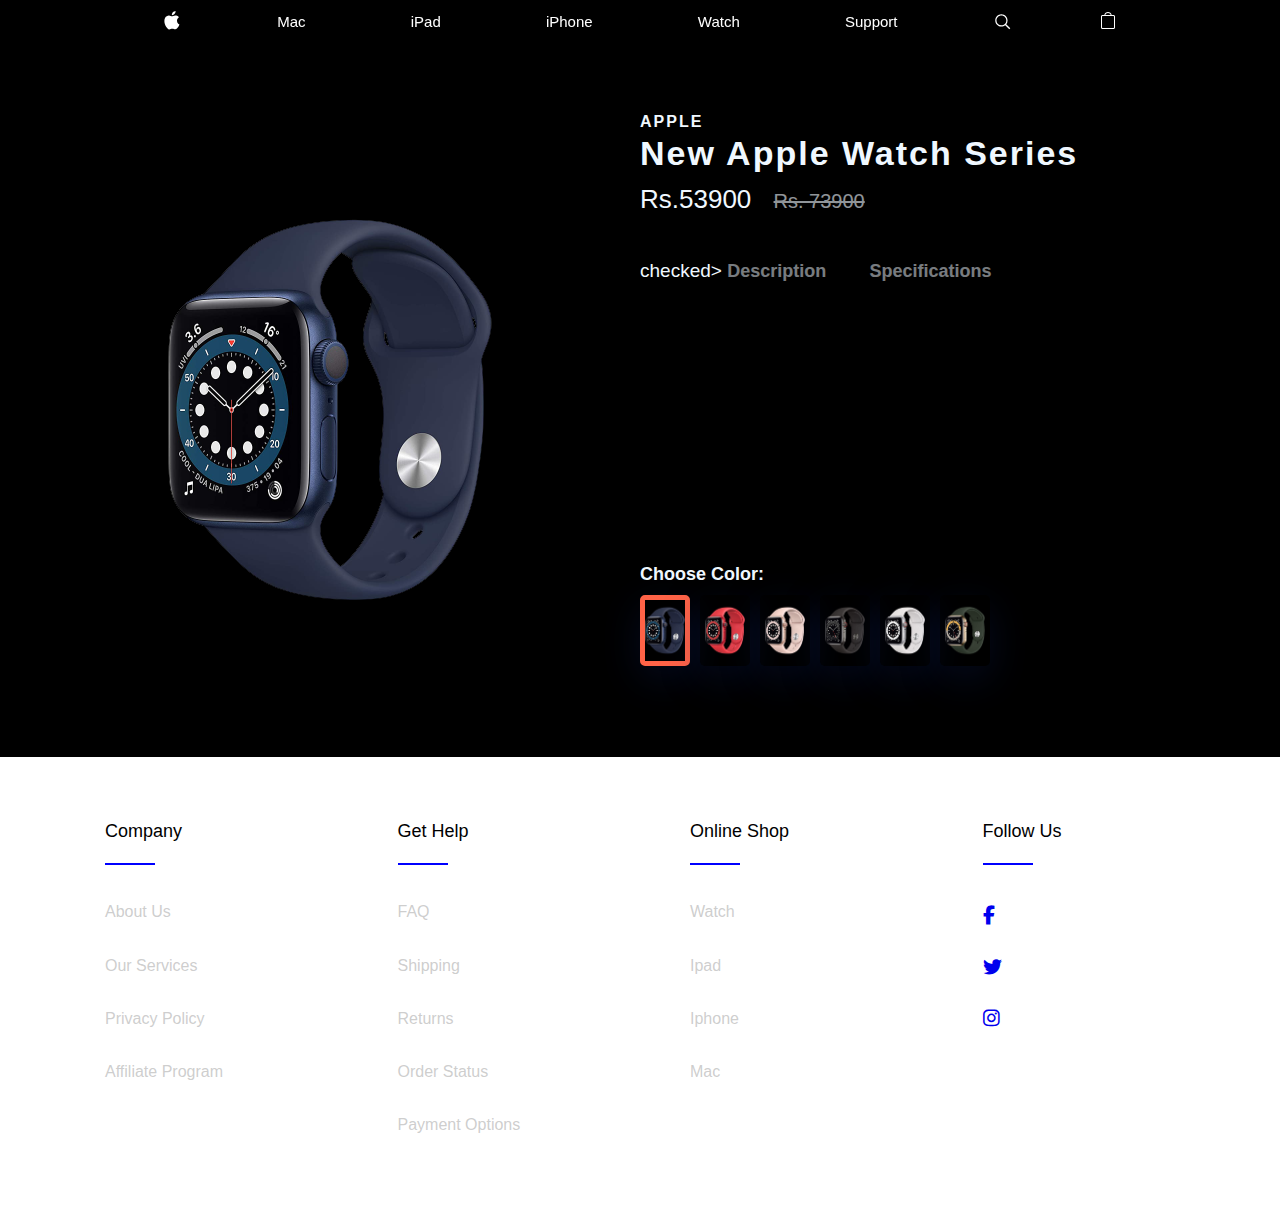
<file: HTMLfiles/iwatch.html>
<!DOCTYPE html>
<html lang="en">
    <head>
        <meta charset="UTF-8">
        <meta http-equiv="X-UV-Compatible" content="IE=edge">
        <meta name="viewport" content="width=device-width, initial-scale=1.0">
        <title> Apple Watch</title>
        <link rel="stylesheet" href="https://cdnjs.cloudflare.com/ajax/libs/font-awesome/6.1.1/css/all.min.css">
        <link rel="stylesheet" href="../css/iwatch/iwatch.css">
    </head>
    <body>
        <header>
            <div class="container">
                <nav class="nav">
                    <ul class="nav-list nav-list-mobile">
                        <li class="nav-item">
                            <div class="mobile-menu">
                                <span class="line line-top"></span>
                                <span class="line line-bottom"></span>
                            </div>
                        </li>
                        <li class="nav-item">
                            <a href="../index.html" class="nav-link nav-link-apple"></a>
                        </li>
                        <li class="nav-item">
                            <a href="#" class="nav-link nav-link-bag"></a>
                        </li>
                    </ul>
                    <ul class="nav-list nav-list-larger">
                        <li class="nav-item nav-item-hidden">
                            <a href="../index.html" class="nav-link nav-link-apple"></a>
                        </li>
                        <li class="nav-item">
                            <a href="./mac.html" class="nav-link">Mac</a>
                        </li>
                        <li class="nav-item">
                            <a href="./ipad.html" class="nav-link">iPad</a>
                        </li>
                        <li class="nav-item">
                            <a href="./iphones.html" class="nav-link">iPhone</a>
                        </li>
                        <li class="nav-item">
                            <a href="./iwatch.html" class="nav-link">Watch</a>
                        </li>
                        <li class="nav-item">
                            <a href="https://support.apple.com/en-in" class="nav-link">Support</a>
                        </li>
                        <li class="nav-item">
                            <a href="#" class="nav-link nav-link-search"></a>
                        </li>
                        <li class="nav-item nav-item-hidden">
                            <a href="#" class="nav-link nav-link-bag"></a>
                        </li>
                    </ul>
                </nav>
            </div>
        </header>
        <div class="section-fluid-main">
            <div class="section">
                <div class="info-wrap mob-margin">
                    <p class="title-up">Apple</p>
                    <h2>New Apple Watch Series</h2>
                    <h3>Rs.53900 <span>Rs. 73900</span></h3>
                    <div class="section-fluid">
                        <input type="radio" id="desc-1" name="desc-btn" class="desc-btn"> checked>
                        <label for="desc-1">Description</label>
                        <input type="radio" id="desc-2" name="desc-btn" class="desc-btn">
                        <label for="desc-2">Specifications</label>
                        <div class="section-fluid desc-sec accor-1">
                            <p>GPS + Cellular model Lets you call, text, and get directions without your phone.</p>
                            <p>Measure Your Blood Oxygen with an all new sensor and app.</p>
                         <p>Check your heart rhythm with the ECG app.</p>
                         </div>
                         <div class="section-fluid desc-sec accor-2">
                            <div class="section-inline">
                                <p><span>44</span>mm <br>Size</p>
                            </div>
                            <div class="section-inline">
                                <p><span>22</span>%<br>Wi-Fi</p>
                            </div>
                            <div class="section-inline">
                                <p><span>5</span>GHz<br>Wi-Fi</p>
                            </div>
                            <div class="section-inline">
                                <p><span>2.5</span>x<br>Brighter</p>
                            </div>
                         </div>
                        <div>
                            <h5>Choose Color:</h5>
                        </div>
                        <div class="clearfix"></div>
                        <input type="radio" id="color-1" name="color-btn" class="color-btn for-color1" checked>
                        <label for="color-1" class="first-color"></label>
                        <input type="radio" id="color-2" name="color-btn" class="color-btn for-color2" >
                        <label for="color-2" class="color-2"></label>
                        <input type="radio" id="color-3" name="color-btn" class="color-btn for-color3" >
                        <label for="color-3" class="color-3"></label>
                        <input type="radio" id="color-4" name="color-btn" class="color-btn for-color4" >
                        <label for="color-4" class="color-4"></label>
                        <input type="radio" id="color-5" name="color-btn" class="color-btn for-color5" >
                        <label for="color-5" class="color-5"></label>
                        <input type="radio" id="color-6" name="color-btn" class="color-btn for-color6" >
                        <label for="color-6" class="color-6"></label>
                        <div class="clearfix"></div>
                        <div class="img-wrap watch-1"></div>
                        <div class="img-wrap watch-2"></div>
                        <div class="img-wrap watch-3"></div>
                        <div class="img-wrap watch-4"></div>
                        <div class="img-wrap watch-5"></div>
                        <div class="img-wrap watch-6"></div>
                        <div class="back-color"></div>
                        <div class="back-color watch-2"></div>
                        <div class="back-color watch-3"></div>
                        <div class="back-color watch-4"></div>
                        <div class="back-color watch-5"></div>
                        <div class="back-color watch-6"></div>
                        
                        </div>
                   
                </div> 
            </div>
        </div>
        <footer class="footer">
            <div class="c">
                <div class="row">
                    <div class="footer-col">
                        <h4>Company</h4>
                        <ul>
                            <li><a href="#">About us</a></li>
                            <li><a href="#">Our Services</a></li>
                            <li><a href="#">privacy policy</a></li>
                            <li><a href="#">Affiliate program</a></li>
                        </ul>
                    </div>
    
                    <div class="footer-col">
                        <h4>Get Help</h4>
                        <ul>
                            <li><a href="#">FAQ</a></li>
                            <li><a href="#">Shipping</a></li>
                            <li><a href="#">Returns</a></li>
                            <li><a href="#">Order status</a></li>
                            <li><a href="#">Payment options</a></li>
                        </ul>
                    </div>
        
                    <div class="footer-col">
                        <h4>Online shop</h4>
                        <ul>
                            <li><a href="./iwatch.html">watch</a></li>
                            <li><a href="./ipad.html">ipad</a></li>
                            <li><a href="./iphones.html">iphone</a></li>
                            <li><a href="./mac.html">Mac</a></li>
                        </ul>
                    </div>
        
                    <div class="footer-col">
                        <h4>follow us</h4>
                        <div class="social-links"></div>
                            <a href="https://www.facebook.com/"> <i class="fab fa-facebook-f"></i></a>
                            <a href="https://twitter.com/"> <i class="fab fa-twitter"></i></a>
                            <a href="https://www.instagram.com/"> <i class="fab fa-instagram"></i></a>
                    </div>
                </div>
            </div>
        </footer>
    </body>
</html>
</file>
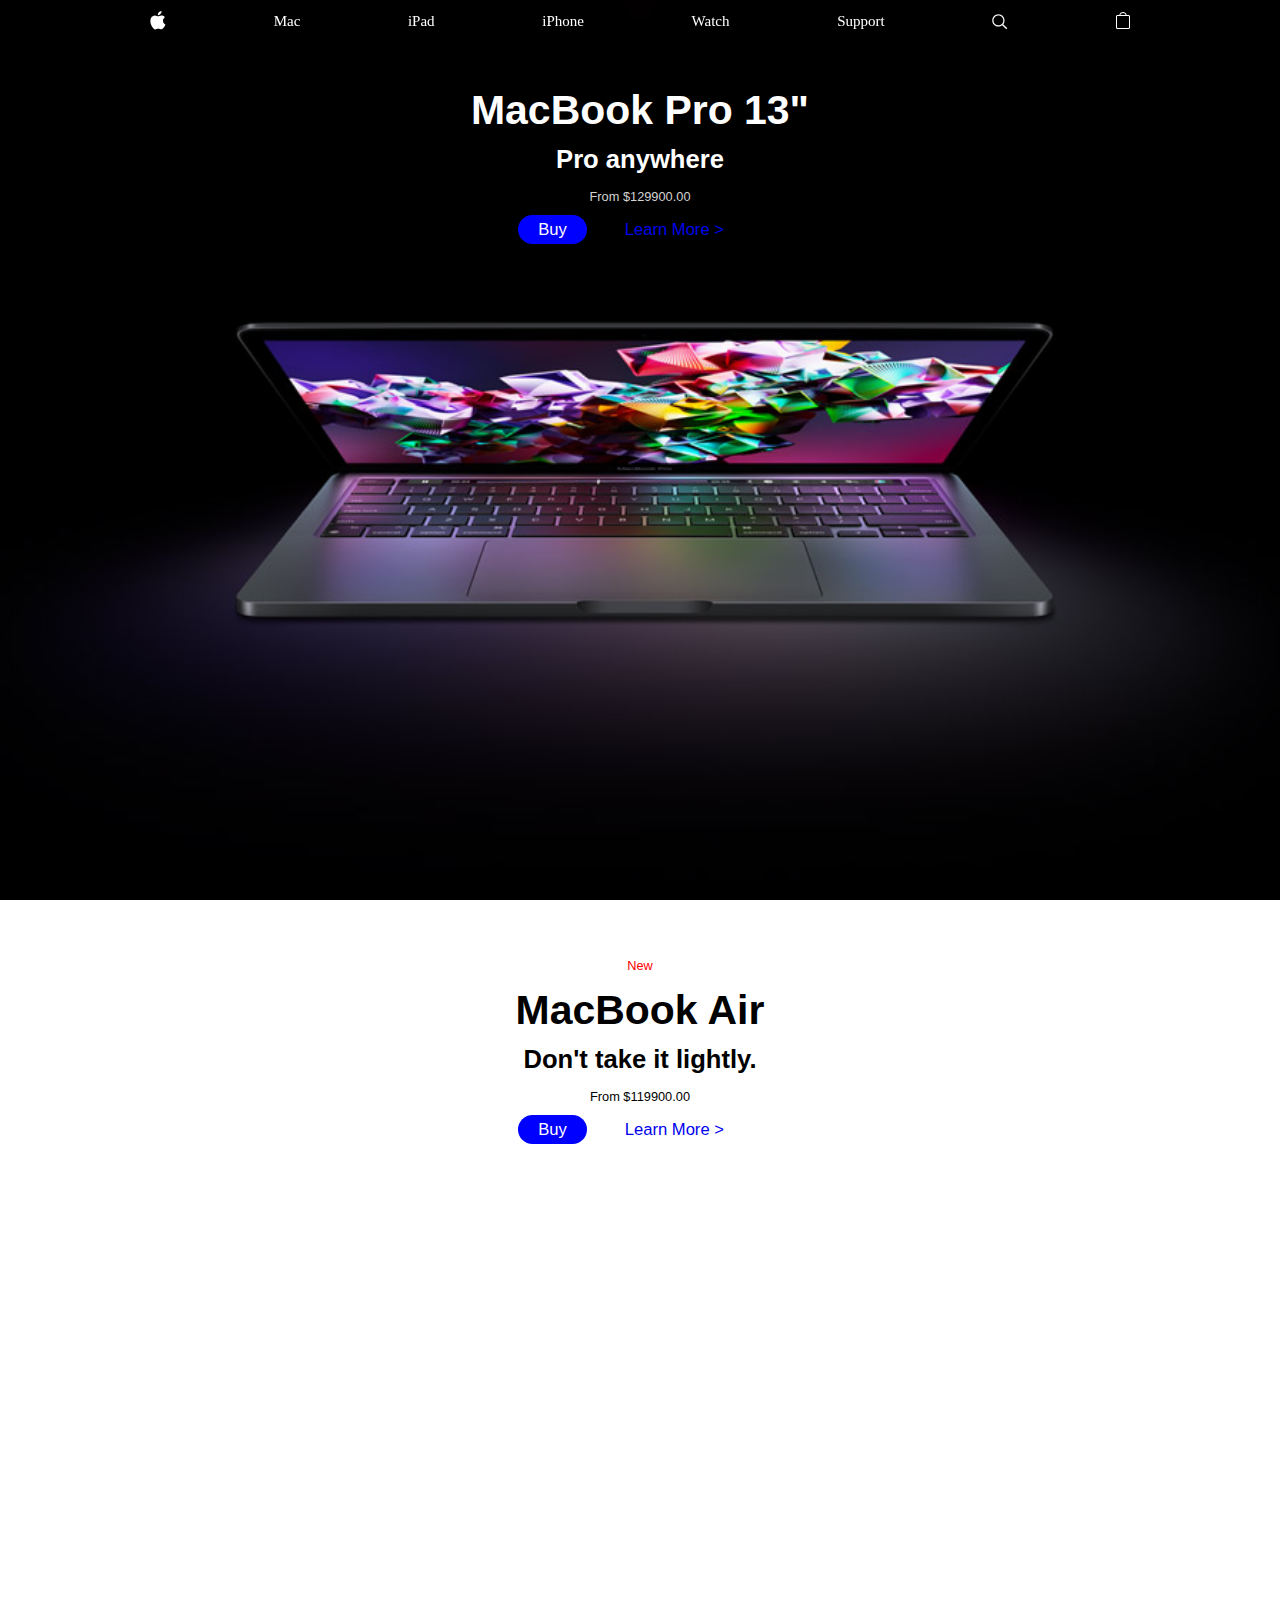
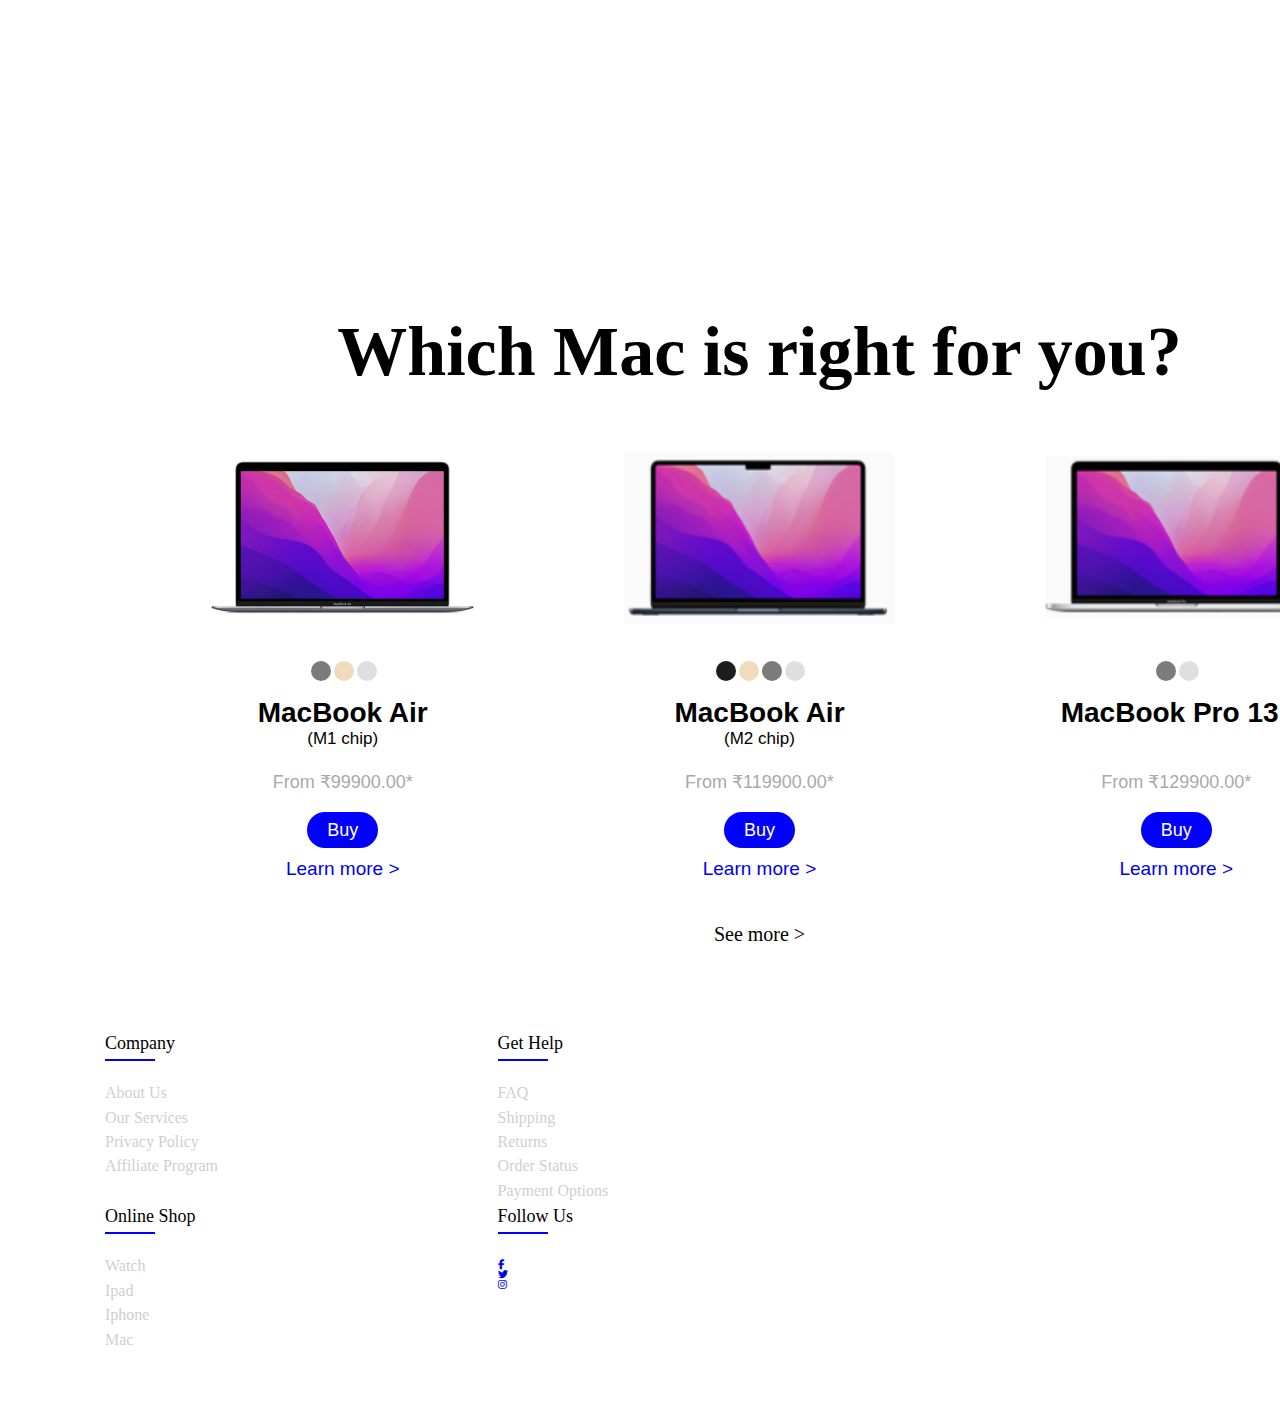
<file: HTMLfiles/mac.html>
<!DOCTYPE html>
<html lang="en">
<head>
    <meta charset="UTF-8">
    <meta http-equiv="X-UA-Compatible" content="IE=edge">
    <meta name="viewport" content="width=device-width, initial-scale=1.0">
    <title>Apple-Mac products</title>
    <link rel="stylesheet" href="../css/mac/mac.css">
    <link rel="stylesheet" href="https://cdnjs.cloudflare.com/ajax/libs/font-awesome/6.1.1/css/all.min.css">
</head>
<body>
    <header>
        <div class="container">
            <nav class="nav">
                <ul class="nav-list nav-list-mobile">
                    <li class="nav-item">
                        <div class="mobile-menu">
                            <span class="line line-top"></span>
                            <span class="line line-bottom"></span>
                        </div>
                    </li>
                    <li class="nav-item">
                        <a href="../index.html" class="nav-link nav-link-apple"></a>
                    </li>
                    <li class="nav-item">
                        <a href="#" class="nav-link nav-link-bag"></a>
                    </li>
                </ul>
                <ul class="nav-list nav-list-larger">
                    <li class="nav-item nav-item-hidden">
                        <a href="../index.html" class="nav-link nav-link-apple"></a>
                    </li>
                    <li class="nav-item">
                        <a href="./mac.html" class="nav-link">Mac</a>
                    </li>
                    <li class="nav-item">
                        <a href="./ipad.html" class="nav-link">iPad</a>
                    </li>
                    <li class="nav-item">
                        <a href="./iphones.html" class="nav-link">iPhone</a>
                    </li>
                    <li class="nav-item">
                        <a href="./iwatch.html" class="nav-link">Watch</a>
                    </li>
                    <li class="nav-item">
                        <a href="https://support.apple.com/en-in" class="nav-link">Support</a>
                    </li>
                    <li class="nav-item">
                        <a href="#" class="nav-link nav-link-search"></a>
                    </li>
                    <li class="nav-item nav-item-hidden">
                        <a href="#" class="nav-link nav-link-bag"></a>
                    </li>
                </ul>
            </nav>
        </div>
    </header>
    <div id="container0">
        <div id="container1">
            <div class="name">New</div>
            <div><h1>MacBook Pro 13"</h1></div>
            <div><h3>Pro anywhere</h3></div>
            <div class="price"><p>From $129900.00</p></div>
            <div class="more">
                <a href="https://www.apple.com/in/shop/buy-mac/macbook-pro/13-inch-macbook-pro" class="a_white"><span id="bt2buy">Buy</span></a>
                <a href="https://www.apple.com/in/macbook-pro-13/">Learn More > </a>
            </div>
        </div>
    </div>
    <div id="container2">
        <div id="container3">
            <div class="name">New</div>
            <div><h1>MacBook Air</h1></div>
            <div><h3>Don't take it lightly.</h3></div>
            <div class="price"><p>From $119900.00</p></div>
            <div class="more">
                <a href="https://www.apple.com/in/shop/buy-mac/macbook-air/with-m2-chip"><span id="bt2buy">Buy</span></a>
                <a href="https://www.apple.com/in/macbook-air-m2/">Learn More > </a>
            </div>
        </div>
    </div>
    <section id="container4">
        <div class="main_heading">
            <h1>Which Mac is right for you?</h1>
        </div>
        <div id="container5">
            <div class="container6">
                <div class="mac-image">
                    <a href="https://www.apple.com/in/macbook-air-m1/"><img src="../images/mac/m1_air.png" alt=""></a>
                </div>
                <div class="mac-info">
                    <div class="mac_colors">
                        <span id="a1"></span>
                        <span id="a2"></span>
                        <span id="a3"></span>
                    </div>
                    <div class="mac_heading">
                        <a href="https://www.apple.com/in/macbook-air-m1/"><h3>MacBook Air</h3></a><br>
                        <span>(M1 chip)</span>
                    </div>
                    <div class="mac_price">
                        <span>From ₹99900.00*</span>
                    </div>
                    <div class="mac_buy_btn">
                        <a href="https://www.apple.com/in/shop/buy-mac/macbook-air/with-m1-chip"><span>Buy</span></a>
                    </div>
                    <div class="mac_learnmore">
                        <a href="https://www.apple.com/in/macbook-air-m1/">Learn more ></a>
                    </div>
                </div>
            </div>
            <div class="container6">
                <div class="mac-image">
                    <a href="https://www.apple.com/in/macbook-air-m2/"><img src="../images/mac/m2_air.png" alt=""></a>
                </div>
                <div class="mac-info">
                    <div class="mac_colors">
                        <span id="b1"></span>
                        <span id="b2"></span>
                        <span id="b3"></span>
                        <span id="b4"></span>
                    </div>
                    <div class="mac_heading">
                        <a href="https://www.apple.com/in/macbook-air-m2/"><h3>MacBook Air</h3></a><br>
                        <span>(M2 chip)</span>
                    </div>
                    <div class="mac_price">
                        <span>From ₹119900.00*</span>
                    </div>
                    <div class="mac_buy_btn">
                        <a href="https://www.apple.com/in/shop/buy-mac/macbook-air/with-m2-chip"><span>Buy</span></a>
                    </div>
                    <div class="mac_learnmore">
                        <a href="https://www.apple.com/in/macbook-air-m2/">Learn more ></a>
                    </div>
                </div>
            </div>
            <div class="container6">
                <div class="mac-image">
                    <a href="https://www.apple.com/in/macbook-pro-13/"><img src="../images/mac/13pro.png" alt=""></a>
                </div>
                <div class="mac-info">
                    <div class="mac_colors">
                        <span id="c1"></span>
                        <span id="c2"></span>
                    </div>
                    <div class="mac_heading">
                        <a href="https://www.apple.com/in/macbook-pro-13/"><h3>MacBook Pro 13"</h3></a>
                    </div>
                    <div class="mac_price">
                        <span>From ₹129900.00*</span>
                    </div>
                    <div class="mac_buy_btn">
                        <a href="https://www.apple.com/in/macbook-pro-13/"><span>Buy</span></a>
                    </div>
                    <div class="mac_learnmore">
                        <a href="https://www.apple.com/in/shop/buy-mac/macbook-pro/13-inch-macbook-pro">Learn more ></a>
                    </div>
                </div>
            </div>
        </div>
        <div id="seemore">
            <a href="https://www.apple.com/mac/">See more ></a>
        </div>
    </section>
    <footer class="footer">
        <div class="c">
            <div class="row">
                <div class="footer-col">
                    <h4>Company</h4>
                    <ul>
                        <li><a href="#">About us</a></li>
                        <li><a href="#">Our Services</a></li>
                        <li><a href="#">privacy policy</a></li>
                        <li><a href="#">Affiliate program</a></li>
                    </ul>
                </div>

                <div class="footer-col">
                    <h4>Get Help</h4>
                    <ul>
                        <li><a href="#">FAQ</a></li>
                        <li><a href="#">Shipping</a></li>
                        <li><a href="#">Returns</a></li>
                        <li><a href="#">Order status</a></li>
                        <li><a href="#">Payment options</a></li>
                    </ul>
                </div>
    
                <div class="footer-col">
                    <h4>Online shop</h4>
                    <ul>
                        <li><a href="./iwatch.html">watch</a></li>
                        <li><a href="./ipad.html">ipad</a></li>
                        <li><a href="./iphones.html">iphone</a></li>
                        <li><a href="./mac.html">Mac</a></li>
                    </ul>
                </div>
    
                <div class="footer-col">
                    <h4>follow us</h4>
                    <div class="social-links"></div>
                        <a href="https://www.facebook.com/"> <i class="fab fa-facebook-f"></i></a><br>
                        <a href="https://twitter.com/"> <i class="fab fa-twitter"></i></a><br>
                        <a href="https://www.instagram.com/"> <i class="fab fa-instagram"></i></a>
                </div>
            </div>
        </div>
    </footer>
</body>
</html>
</file>
<file: style.css>
*,
*::before,
*::after{
    margin: 0;
    padding: 0;
}
html{
    font-size: 10px;
}
a{
    display: block;
    text-decoration: none;
}
.container{
    max-width: 98rem;
    margin: 0 auto;
    padding: 0 2.2rem;
}
header{
    position: fixed;
    top: 0;
    z-index: 1400;
    width: 100%;
    height: 5rem;
    background-color: rgba(0,0,0,.8);
    backdrop-filter: blur(2rem);
}
.nav-list{
    list-style: none;
    display: flex;
    align-items: center;
    justify-content: space-between;
    margin: 0 -1rem;
}
.nav-list-mobile{
    display: none;
}
.nav-link{
    font-size: 1.5rem;
    color: #ffff;
    padding: 0 1rem;
    transition: opacity .5s;
}
.nav-link:hover{
    opacity: .7;
}
.nav-link-apple{
    width: 1.6rem;
    height: 4.4rem;
    background: url(./images/icon.svg) center no-repeat;
}
.nav-link-search{
    width: 1.6rem;
    height: 4.4rem;
    background: url(./images/search.svg) center no-repeat;
}

.nav-link-bag{
    width: 1.4rem;
    height: 4.4rem;
    background: url(./images/bag.svg) center no-repeat;
}
.iphone-11-pro{
    background: url(./images/iphone_11_pro_large.jpg);
    margin-top: 4.4rem;
    width: 100%;
    margin-left:0%;
    margin-right: 0%;
}
.title{
    color: #ffff;
    text-align: center;
    padding-top: 5.5rem;
}
.title-heading{
    font-size: 5.6rem;
    line-height: 1.1;
    letter-spacing: -.005rem;
}

.title-sub-heading{
    font-size: 2.6rem;
    margin-top: .6rem;
    letter-spacing: .008rem;
    font-weight: 400;
}
.title-price{
    font-size: 1.7rem;
    color: #888;
    margin-top: .68rem;
}
.cta{
    text-align: center;
    margin-top: 1.8rem;
}
.cta-link{
    color: #0070c9;
    font-size: 2rem;
    font-display: inline-block;
}
.cta-link:nth-child(2){
    margin-left: 2.5rem;
}
.cta-link:hover{
    border-bottom: 0px solid ;
}
.iphone-11{
    background: url(./images/iphone_11_large.jpg);
}
.Mac{
    background: url(https://www.apple.com/v/macbook-pro-14-and-16/b/images/overview/hero/intro__ewz1ro7xs14y_large.jpg);
}
.iPad{
    background: url(https://i.ytimg.com/vi/MOEdSrk87U8/maxresdefault.jpg);
    width: 100%;
    background-size:cover;
    background-repeat: no-repeat;
    margin-left: 0%;
    margin-right: 0%;

}
.title-dark{
    color: #000;
}
.cta-link-darker{
    color: #0070c9;
}
.cta-link-darker:hover{
    border-bottom-color:#e5eaef;
}
.watch{
    background: url(./images/watch_large.jpg) center no-repeat;
}

.title-heading-watch{
    height: 7.8rem;
    background: url(./images/logo_watch_large.png) center no-repeat;
    background-size: auto 7.8rem;
    margin-top: 1.5rem;
    max-width: 100px;
}
.hero{
    height: 69rem;
    background-size: auto 74rem;
    background-position: center;
    background-repeat: no-repeat;
    border-top: #ffff;
    border-bottom: .6rem solid #ffff;
}





.iphone-11-pro{
    border-top: none;
}

@media screen and (max-width:1068px) {
    .iphone-11-pro{
        background: url(./images/iphone_11_pro_medium.jpg);
    }
    .iphone-11{
        background: url(./images/iphone_11_medium.jpg);
    }
    .Mac{
        background: url(https://www.apple.com/v/macbook-pro-14-and-16/b/images/overview/hero/intro__ewz1ro7xs14y_large.jpg);
    }
    .watch{
        background: url(./images/watch_medium.jpg);
    }
    .iPad{
        background: url(https://c4.wallpaperflare.com/wallpaper/697/620/59/apple-phone-laptop-tablet-wallpaper-preview.jpg);
    }
    .hero{
        height: 65rem;
        background-size: auto 70rem;
        background-position: bottom center;
        background-repeat: no-repeat;
    }
 

  .title-heading{
    font-size: 4.4rem;
 }
 .title-sub-heading{
    font-size: 2.4rem;
 }
 .cta-link:nth-child(2){
    margin-left: 2rem;
 }
 .title-heading-watch{
    height: 6.2rem;
    background: url(./images/logo_watch_medium.png) center no-repeat;
    background-size: auto 6.2rem;
 }
}
@media screen and (max-width:767px){
    header{
        height: 4.8rem;
        transition: background .36s cubic-bezier(0.32,o.o8,0.24,1),
        height .56s cubic-bezier(0.32, 0.08,0.24,1);
    }
    header .container{
        padding: 0;
    }
    .iphone-11-pro{
        margin-top: 4.8rem;
    }
    /* .nav-list-larger{
        display: none;
     } */
    .nav-link{
        margin-top: 0;
    }
    .nav-list-mobile{
        display: flex;
    }
    .nav-item{
        width: 4.8rem;
        height: 4.8rem;
        display: flex;
        justify-content: center;
    }
    .nav-item-hidden{
        display: none;
    }
    .mobile-menu{
        position: relative;
        z-index: 1500;
        width: 100%;
        height: 100%;
        display: flex;
        flex-direction: column;
        align-items: center;
        justify-content: center;
        cursor: pointer;
    }
    .line{
        position: absolute;
        width: 1.7rem;
        height: 1px;
        background-color: #ffff;
        transition: margin-top .3192s cubic-bezier(0.04,0.04,0.12,0.96);
    }
    .line-top{
        margin-top: 3px;
    }
    .line-bottom{
        margin-top: -.4rem;
    }
    .active .line-top{
        margin-top: 0;
        transform: rotate(45deg);
        transition: transform .3192s .1s cubic-bezier(0.04,0.04,0.12,0.96);
    }
    .active .line-bottom{
        margin-top: 0;
        transform: rotate(-45deg);
        transition:transform .3192s .1s cubic-bezier(0.04,0.04,0.12,0.96); 
    }
    header.active{
        height: 100%;
        background-color: #000;
    }
    .nav-link-apple{
        width: 1.8rem;
        height: 4.8rem;
        position: relative;
        z-index: 1500;
    }
    .nav-link-bag{
        width: 1.6rem;
        height: 4.8rem;
        transition: opacity 3s;
    }
    .nav{
        position: relative;
    }
    .nav-link{
        font-size: 1.7rem;
        padding: 0;
        margin: auto 0;
    }
    .nav-list-larger{
        position: fixed;
        top: 0;
        left: 0;
        width: 0;
        height: 0;
        display: block;
        padding: 10.5rem 5rem;
        z-index: 1000;
        box-sizing: border-box;
        opacity: 0;
        visibility: hidden;
        transition: opacity .3s;
    }
    .active .nav-list-larger{
        width: 100%;
        height: 100vh;
        opacity: 1;
        visibility: visible;
    }
    .active .nav-link-bag{
        opacity: 0;
        transition: opacity .3s;
    }

    .nav-list-larger .nav-item{
        width: 100%;
        justify-content: flex-start;
        border-bottom: 2px solid rgba(255,255,255,.1);
    }
    .nav-list-larger .nav-item:nth-child(9){
        border-bottom: none;
    }
    .active .nav-list-larger .nav-item{
        animation: fadeIn ls ease-in;
    }

    @keyframes fadeIn {
        from{
            opacity: 0;
        }
        to{
            opacity: 1;
        }
    }

}
@media screen and (max-width:735px){
    .iphone-11-pro{
        background: url(./images/iphone_11_pro_small.jpg);
    }
    .iphone-11{
        background: url(./images/iphone_11_small.jpg);
    }
    .Mac{
        background: url(https://www-konga-com-res.cloudinary.com/w_auto,f_auto,fl_lossy,dpr_auto,q_auto/media/catalog/product/H/D/199900_1650958834.jpg);
    }
    .watch{
        background: url(./images/watch_small.jpg);
    }
    .iPad{
        background: url(https://www.reliancedigital.in/medias/Apple-I-Pad-Mini-6-Set-1511-24?context=bWFzdGVyfGltYWdlc3wyNDg3OXxpbWFnZS9qcGVnfGltYWdlcy9oMTYvaGIxLzk2MzUyODcyNjk0MDYuanBnfDllMmE4ZThiNTNjYWRlYzdjYTkwMjk3ODEzNTFhNTkzNmQ3ZjkxNDJkNjI1MmZkMDEwZTQ3ZjA4MmM5Njk4NWI);
    }
    .hero{
        height: 50rem;
        background-size: auto 54.8rem;
        background-position: bottom center;
        background-repeat: no-repeat;
    }
    .title{
        padding: 3.7rem;
    }
    .title-heading{
        font-size: 3.2rem;
    }
    .title-sub-heading{
        font-size: 1.9rem;
    }
    .title-heading-watch{
        margin-top: -.5rem;
        margin-bottom: 0;
    }
    .title-price{
        font-size: 1.4rem;
    }
    .cta{
        margin-top: .7rem;
    }
    .cta-link{
        font-size: 1.9rem;
    }
}

.c{
    max-width: 1170px;
    background-color: #ffff;
    margin: auto;
}
.row{
    display: flex;
    flex-wrap: wrap;
}
ul{
    list-style: none;
}
.footer{
    background-color: #ffff;
    padding: 50px 0;
}
.footer-col{
    width: 25%;
    padding: 0 50px;
}
.footer-col h4{
    font-size: 18px;
    color: #000;
    text-transform: capitalize;
    margin-bottom: 35px;
    font-weight: 500;
    position: relative;
}
.footer-col h4::before{
    content: '';
    position: absolute;
    left: 0;
    bottom: -10px;
    background-color: blue;
    height: 2px;
    box-sizing: border-box;
    width: 50px;
}
.footer-col ul li a{
    margin-bottom: 10px;
}
.footer-col ul li a{
    font-size: 16px;
    text-transform: capitalize;
    color: #ffff;
    text-decoration: none;
    font-weight: 300;
    color: #bbbb;
    display: block;
    transition: all 0.3s ease; 
}
.footer-col ul li a:hover{
    color: black;
    padding-left: 8px;
}
.footer-col .social-links a{
    display: inline-block;
    height: 40px;
    width: 40px;
    background-color: rgba(255,255,255,.2);
    margin: 0 10px 10px 0;
    text-align: center;
    line-height: 40px;
    border-radius: 50%;
    color: #000;
    transition: all 0.5s ease;
}

.footer-col .social-links a:hover{
    color: #24262b;
    background-color: #000;
}
@media(max-width:767px){
    .footer-col{
        width: 50%;
        margin-bottom:  30px;
    }
}
@media(max-width:574px){
    .footer-col{
        width: 100%;
    }
}
</file>
<file: css/ipad/ipad.css>
*,
*::before,
*::after{
    margin: 0;
    padding: 0;
}
html{
    font-size: 10px;
    font-family:"SF Pro Display","SF Pro Icons","Helvetica Neue","Helvetica","Arial",sans-serif;
}
header a{
    display: block;
    text-decoration: none;
}
.container{
    max-width: 98rem;
    margin: 0 auto;
    padding: 0 2.2rem;
}
header{
    position: fixed;
    top: 0;
    z-index: 1400;
    width: 100%;
    height: 5rem;
    background-color: rgba(0,0,0,.8);
    backdrop-filter: blur(2rem);
}
.nav-list{
    list-style: none;
    display: flex;
    align-items: center;
    justify-content: space-between;
    margin: 0 -1rem;
}
.nav-list-mobile{
    display: none;
}
.nav-link{
    font-size: 1.5rem;
    color: #ffff;
    padding: 0 1rem;
    transition: opacity .5s;
}
.nav-link:hover{
    opacity: .7;
}
.nav-link-apple{
    width: 1.6rem;
    height: 4.4rem;
    background: url(../../images/icon.svg) center no-repeat;
}
.nav-link-search{
    width: 1.6rem;
    height: 4.4rem;
    background: url(../../images/search.svg) center no-repeat;
}

.nav-link-bag{
    width: 1.4rem;
    height: 4.4rem;
    background: url(../../images/bag.svg) center no-repeat;
}
#s1{
    margin: 0;
    background: url(../../images/ipad/bg_img1.jpg) no-repeat center;
    background-size: auto 90rem;
}
.hero{
    display: flex;
    align-items: center;
    margin: auto;
    gap: 5rem;
}
.hero .action-container{
    display: flex;
    flex-direction: column;
    max-width: 600px;
    margin: auto ;
    margin-right: 5rem;
    text-align: center;
    overflow: visible;
}
.hero .action-container #new{
    font-family: Arial, Helvetica, sans-serif;
    color: red;
    margin-top: 200px;
    font-size: 1.5rem;
}
#s1 .action-container h1{
    font-size: 5.5rem;
    font-weight: 600;
    letter-spacing: 1.2px;
    color: white;
    -webkit-background-clip: text;
    margin-bottom: 1rem;
}
.h_manage{
    line-height: 1.1rem;
}
.hero .action-container h3{
    font-size: 2.5rem;
    color: white;
    margin-bottom: 2rem;
}
.hero .action-container .price{
    color: lightgray;
    font-size: 1.8rem;
}
.hero .action-container button{
    margin-top: 5px;
    padding: .8rem 2rem;
    background-color: blue;
    border-radius: 980px;
    align-self:center ;
}
a{
    text-decoration: none;
}
.hero .action-container button a{
    color: white;
    font-size: 2rem;
}
.hero .action-container .more{
    margin-bottom: 300px;
    margin-top: 10px;
}
.hero .action-container .more a{
    color: blue;
    text-align: center;
    font-size: 2rem;
}
.hero .img-container{
    width: 50%;
    display: flex;
    justify-content: flex-end;
    position: relative;
}
.hero .img-container::after{
    position: absolute;
    top: -3rem;
    right: 5rem;
    padding-right: 25rem;
    height: 25rem;
    background: rgb(36, 255, 208);
    background: linear-gradient(109deg, rgb(36, 232, 189) 20%, rgba(251,239, 249, 1) 100%);
    border-radius: 50%;
    opacity: 0.1;
    z-index: -1;
    content: "";
}
.hero .img-container::before{
    position: absolute;
    content: "";
    bottom: -5rem;
    right: 22rem;
    border-right: solid rgba(110, 99, 99, 0.13) 15rem;
    -webkit-box-shadow: -14px 26px 41px 25px rgba(255, 255, 255, 0.452);
    transform: rotate(155deg);
}
.hero .img-container img{
    width:30rem;
    margin-right: 15rem;
}

#s2{
    margin: 0 5rem;
    background: url(../../images/ipad/ipad_pro.png) no-repeat center;
    background-size: auto 70rem;
}
#s2 .action-container{
    display: flex;
    flex-direction: column;
    max-width: 600px;
    margin: auto;
    margin-right: 20rem ;
    text-align: center;
}
#s2 .action-container h3{
    color: black;
}
#s2 .action-container h1{
    color: black;
    font-weight: 600;
    font-size: 6.5rem;
    letter-spacing: 0.1px;
    -webkit-background-clip: text;
    margin-bottom: 1rem;
    font-family:"SF Pro Display","SF Pro Icons","Helvetica Neue","Helvetica","Arial",sans-serif;
}
.hero a:hover{
    opacity: 0.4;
}

#container4{
    height: 66.5rem;
    width: 151.9em;
    font-family:"SF Pro Display","SF Pro Icons","Helvetica Neue","Helvetica","Arial",sans-serif;
}
.main_heading{
    font-size: 3.5rem;
    margin-top: 70px;
    margin-bottom: 10px;
    text-align: center;
    font-weight: 500;
}
#container5{
    height: 80%;
    width: 90%;
    margin: auto;
    display: flex;
    justify-content: space-evenly;
}
.container6{
    margin-top: 30px;
    height: 500px;
    width: 300px;
}
.mac-image{
    height: 200px;
    width: 270px;
    margin: 15px;
    margin-top: 15px;
}
.mac-info{
    height: 260px;
    width: 270px;
    margin: 15px;
    margin-bottom: 15px;
}
.a_white
{
    color: white;
}
.mac_colors, .mac_heading, .mac_price, .mac_buy_btn, .mac_learnmore
{
    width: 95%;
    margin: auto;
    margin-bottom: 8px;
    font-family: "SF Pro Text","SF Pro Icons","Helvetica Neue","Helvetica","Arial",sans-serif;
}
.mac_colors{
    height: 35px;
    display: flex;
    justify-content: center;
    align-items: center;
}
.mac_heading{
    height: 80px;
    text-align: center;
    line-height: 1.3rem;
}
.mac_price{
    height: 40px;
    text-align: center;
}
.mac_buy_btn{
    height: 35px;
    text-align: center;
    
}
.mac_learnmore{
    height: 35px;
    text-align: center;
}
.mac_colors span{
    height: 20px;
    width: 20px;
    background-color: gray;
    border-radius: 50%;
    margin-left: 3px;
}
.mac_heading a h3{
    padding: 10px;
    padding-bottom: 5px;
    font-size: 3.0rem;
    font-weight: 490;
    color: black;
}
.mac_heading  h3:hover{
    text-decoration: underline;
    color: grey;
}
#m3 h3{
    margin-bottom: 9px;
}
#m3 span{
    line-height: 0.9;
}
.mac_heading span{
    font-size: 1.9rem;
    font-weight: 400;
    line-height: 0.9;

}
.mac_price span{
    color: darkgrey;
    font-size: 18px;
}
.mac_buy_btn span{
    background-color: blue;
    border-radius: 980px;
    color: white;
    padding: 6px 15px;
    font-size: 18px;
}
.mac_learnmore a{
    font-size: 17px;
    text-decoration: none;
}
.mac_buy_btn a:hover, .mac_learnmore a:hover{
    opacity: 0.4;
}
a{
    text-decoration: none;
}

#a1{
    background-color: rgb(123, 123, 123);
}
#a2{
    background-color: rgb(223, 223, 223);
}
#b1{
    background-color: #1d1d1f;
}
#b2{
    background-color: rgb(223, 223, 223);
}
#b3{
    background-color: rgb(242, 219, 189);
}
#b4{
    background-color: rgb(123, 123, 123);
}
#b5{
    background-color: rgb(86, 146, 154);
}
#c1{
    background-color: rgb(123, 123, 123);
}
#c2{
    background-color: rgb(223, 223, 223);
}

#seemore{
    margin-top: 0px;
    height: 2rem;
    width: 100%;
    text-align: center;
    margin-bottom: 100px;
}
#seemore a 
{
    font-size: 1.8rem;
    color: black;
    text-decoration: none;
}
#seemore a:hover{
    text-decoration: underline;
    opacity: 0.4;
}

.c{
    max-width: 1170px;
    background-color: #ffff;
    margin: auto;
}
.row{
    display: flex;
    flex-wrap: wrap;
}
ul{
    list-style: none;
}
.footer{
    background-color: #ffff;
    padding: 50px 0;
}
.footer-col{
    width: 25%;
    padding: 0 50px;
}
.footer-col h4{
    font-size: 18px;
    color: #000;
    text-transform: capitalize;
    margin-bottom: 35px;
    font-weight: 500;
    position: relative;
}
.footer-col h4::before{
    content: '';
    position: absolute;
    left: 0;
    bottom: -10px;
    background-color: blue;
    height: 2px;
    box-sizing: border-box;
    width: 50px;
}
.footer-col ul li a{
    margin-bottom: 10px;
}
.footer-col ul li a{
    font-size: 16px;
    text-transform: capitalize;
    color: #ffff;
    text-decoration: none;
    font-weight: 300;
    color: #bbbb;
    display: block;
    transition: all 0.3s ease; 
}
.footer-col ul li a:hover{
    color: black;
    padding-left: 8px;
}
.footer-col .social-links a{
    display: inline-block;
    height: 40px;
    width: 40px;
    background-color: rgba(255,255,255,.2);
    margin: 0 10px 10px 0;
    text-align: center;
    line-height: 40px;
    border-radius: 50%;
    color: #000;
    transition: all 0.5s ease;
}

.footer-col .social-links a:hover{
    color: #24262b;
    background-color: #000;
}
@media(max-width:767px){
    .footer-col{
        width: 50%;
        margin-bottom:  30px;
    }
}
@media(max-width:574px){
    .footer-col{
        width: 100%;
    }
}


@media screen and (max-width:1200px) {
    #s2{
        background-size: auto 50rem;
    }    
    #s2.action-container{
        font-size: 2.5rem;
    }
    .hero .img-container img{
        width: 25rem;
        margin-right: 10rem;
    }
    .hero .img-container::before{
        -webkit-box-shadow: -14px 16px 41px 30px rgba(255, 255, 255, 0.452);
        right: 17rem;
    }
}
@media screen and (max-width:800px) {
    #s2{
        background-size: auto 30rem;
    }
    #container4{
        display: block;
    }
    .hero .img-container img{
        width: 20rem;
        margin-right: 5rem;
    }.hero .img-container::before{
        -webkit-box-shadow: -14px 16px 41px 30px rgba(255, 255, 255, 0.452);
        right: 12rem;
    }

}




@media screen and(min-width:1550px){
    body{
        max-width: 1550px;
        margin: 0 auto;
    }    
}
@media screen and(min-width:1100px) {
    .hero{
        gap: 2rem;
        margin: auto 2rem;
    }
    .hero .action-container h1{
        font-size: 2.5rem;
    }
    .hero .action-container h3{
        font-size: 1.5rem;
    }
    .hero .action-container .price{
        font-size: 1.1rem;
    }
    .hero .action-container a{
        padding: 1rem 1.2rem;
    }
    .hero .img-container img{
        width: 20rem;
    }
}

@media screen  and(max-width: 780px) {
    body{
        text-align: center;
    }
    .hero{
        flex-direction: column;
        align-items: center;
        gap: 5rem;
    }
    .hero .action-container button{
        margin: 0 auto;
    }
    .hero .img-container{
        justify-content: center;
        margin-bottom: 5rem;
    }
    .hero .img-container::before{
        border-width: 10rem;
        right: unset;
    }
    .hero .img-container::after{
        right: unset;
        padding: 10rem;
        height: 1rem;
    }
}

 @media screen and(max-width: 300px) {
    .hero.img-container img{
        width: 15rem;
    };
 }
</file>
<file: css/iphones/iphone13promax.css>
*{
    padding: 0px;
    margin: 0px;
    box-sizing: border-box;
}
*,
*::before,
*::after{
    margin: 0;
    padding: 0;
}
html{
    font-size: 10px;
}
header a{
    display: block;
    text-decoration: none;
}
.container{
    max-width: 98rem;
    margin: 0 auto;
    padding: 0 2.2rem;
}
header{
    position: fixed;
    top: 0;
    z-index: 1400;
    width: 100%;
    height: 5rem;
    background-color: rgba(0,0,0,.8);
    backdrop-filter: blur(2rem);
}
.nav-list{
    list-style: none;
    display: flex;
    align-items: center;
    justify-content: space-between;
    margin: 0 -1rem;
}
.nav-list-mobile{
    display: none;
}
.nav-link{
    font-size: 1.5rem;
    color: #ffff;
    padding: 0 1rem;
    transition: opacity .5s;
}
.nav-link:hover{
    opacity: .7;
}
.nav-link-apple{
    width: 1.6rem;
    height: 4.4rem;
    background: url(../../images/icon.svg) center no-repeat;
}
.nav-link-search{
    width: 1.6rem;
    height: 4.4rem;
    background: url(../../images/search.svg) center no-repeat;
}

.nav-link-bag{
    width: 1.4rem;
    height: 4.4rem;
    background: url(../../images/bag.svg) center no-repeat;
}
#container1{
    background-color: white;
    width: 75%;
    height: auto;
    margin: 100px auto;
    margin-bottom: 0px;

}
.sub-box{
    background-color: white;
    width: 95%;
    height: 350px;
    margin:auto;
    margin-bottom: 20px;
    display: flex;
    justify-content: space-between;
}
.img-box{
    width: 340px;
    height: 310px;
    margin: 20px;
}
.info-box{
    background-color: white;
    width: 650px;
    height: 310px;
    margin: 20px;
    transition: .5s;
}
.info-box:hover{
    transform: scale(1.05);
    border-radius: 30px;
    box-shadow: 5px 5px 10px grey;
}
.img-box img
{
    height: auto;
    transition: .5s;
}
.img-box img:hover
{
    transform: scale(1.05);
    border-radius: 30px;
    box-shadow: 5px 5px 10px grey;
}
.info-box a{
    text-decoration: none;
    color: black;
}
.info-box a:hover{
    color: darkslategray;
    text-decoration: underline;
}
.i-name{
    font-family: Arial, Helvetica, sans-serif;
    font-size: 30px;
    margin: 20px;
    margin-bottom: 10px;
}
#iphone13max_colors{
    position: relative;
    left: 75%;
    align-items: center;
    transform: translateX(-50%);
    /* background-color: aqua; */
    transition: .1s;
}
#iphone13max_colors span{
    display: inline-block;
    width: 25px;
    height: 25px;
    border-radius: 50%;
    cursor: pointer;
    padding: 0px 10px;
}
#iphone13max_colors #btn1{
    background-color: rgb(50, 78, 50);
    border-top: .5px  solid black;
}
#iphone13max_colors #btn2{
    background-color: rgb(231, 221, 171);
    border-top: .5px  solid black;
}
#iphone13max_colors #btn3{
    background-color: rgb(78, 77, 77);
    border-top: .5px  solid black;
}
#iphone13max_colors #btn5{
    background-color: rgb(150, 179, 241);
    border-top: .5px  solid black;
}
#iphone13max_colors #btn4{
    background-color: rgb(246, 246, 246);
    border-top: .5px  solid black;
}
#iphone13max_colors span:hover{
    transform: scale(1.05);
}
.price{
    font-size: 25px;
    margin-left: 40px;
    color: gray;
}
.size{
    display: flex;
    width: 100%;
    height: 30px;
    align-items: center;
}
.sizehead{
    font-size: 21px;
    margin-left: 20px;
}
#iphone13max_size a{
    width: 250px;
    height: 350px;
    background-color: rgb(226, 226, 226);
    padding: 6px 8px;
    margin-right: 5px;
}
#iphone13max_size a:hover{
    background-color: rgb(206, 206, 206);
    border-radius: 1px;
}
#iphone13max_size a{
    text-decoration: none;
    color: black;
    font-size: 19px;
}
.info-box ul{
    display: flex;
    flex-wrap: wrap;
    margin: 10px;
    padding: 0px 15px;
}
.info-box ul li{
    padding: 4px;
    margin-right: 25px;
    font-size: 16px;
    font-family: Georgia, 'Times New Roman', Times, serif;
    color: rgb(51, 51, 51);
}
#more{
    margin-top: 0px;
    height: 2rem;
    width: 100%;
    text-align: center;
    margin-bottom: 100px;
}
#more a 
{
    font-size: 2rem;
    color: black;
    text-decoration: none;
}
#more a:hover{
    text-decoration: underline;
    opacity: 0.5;
}

.c{
    max-width: 1170px;
    background-color: #ffff;
    margin: auto;
}
.row{
    display: flex;
    flex-wrap: wrap;
}
footer ul{
    list-style: none;
}
.footer{
    background-color: #ffff;
    padding: 50px 0;
}
.footer-col{
    width: 25%;
    padding: 0 50px;
}
.footer-col h4{
    font-size: 18px;
    color: #000;
    text-transform: capitalize;
    margin-bottom: 35px;
    font-weight: 500;
    position: relative;
}
.footer-col h4::before{
    content: '';
    position: absolute;
    left: 0;
    bottom: -10px;
    background-color: blue;
    height: 2px;
    box-sizing: border-box;
    width: 50px;
}
.footer-col ul li a{
    margin-bottom: 10px;
}
.footer-col ul li a{
    font-size: 16px;
    text-transform: capitalize;
    color: #ffff;
    text-decoration: none;
    font-weight: 300;
    color: #bbbb;
    display: block;
    transition: all 0.3s ease; 
}
.footer-col ul li a:hover{
    color: black;
    padding-left: 8px;
}
.footer-col .social-links a{
    display: inline-block;
    height: 40px;
    width: 40px;
    background-color: rgba(255,255,255,.2);
    margin: 0 10px 10px 0;
    text-align: center;
    line-height: 40px;
    border-radius: 50%;
    color: #000;
    transition: all 0.5s ease;
}

.footer-col .social-links a:hover{
    color: #24262b;
    background-color: #000;
}
@media(max-width:767px){
    .footer-col{
        width: 50%;
        margin-bottom:  30px;
    }
}
@media(max-width:574px){
    .footer-col{
        width: 100%;
    }
}








/* *{
    padding: 0px;
    margin:  0px ;
    box-sizing: border-box;
}
#bigcontainer{
    padding: 0;
}
#header
{
    background-color: darkgray;
    display: flex;
    max-width: 100rem;
    min-height: 50px;
    justify-content: space-between;
    font-family: Arial, Helvetica, sans-serif;
    font-size: 18px;
    align-items: center;
    padding: 20px;
}
#logo img{
    height: 50px;
    background-color: transparent;
}
nav ul{
    display: flex;
    list-style: none;
}
nav ul li a{
    text-decoration: none;
    color: white;
    padding: 18px 25px;
    transition: 0.5s;
}
nav ul li a:hover{
    background-color: white;
    color: black;
    border-radius: 25%;
}
#container{
    background-color: wheat;
    max-width: 75rem;
    min-height: 5000px;
    margin: 9rem auto;

}
.sub-box{
    background-color: pink;
    max-width: 95rem;
    min-height: 350px;
    margin:auto;
    margin-bottom: 20px;
    display: flex;
    justify-content: space-between;
}
.img-box{
    background-color: cornflowerblue;
    max-width: 340rem;
    min-height: 310px;
    margin: 20px;
}
.info-box{
    background-color: white;
    max-width: 650rem;
    min-height: 310px;
    margin: 20px;
    transition: .5s;
}
.info-box:hover{
    transform: scale(1.05);
    border-radius: 30px;
    box-shadow: 5px 5px 10px grey;
}
.img-box img
{
    height: 100%;
    transition: .5s;
}
.img-box img:hover
{
    transform: scale(1.05);
    border-radius: 30px;
    box-shadow: 5px 5px 10px grey;
}
.info-box a{
    text-decoration: none;
    color: black;
}
.info-box a:hover{
    color: darkslategray;
    text-decoration: underline;
}
.i-name{
    font-family: Arial, Helvetica, sans-serif;
    font-size: 30px;
    margin: 20px;
    margin-bottom: 10px;
}
#iphone13max_colors{
    position: relative;
    left: 75%;
    align-items: center;
    transform: translateX(-50%);
    /* background-color: aqua; */
    /*transition: .1s;
}
#iphone13max_colors span{
    display: inline-block;
    width: 25px;
    height: 25px;
    border-radius: 50%;
    cursor: pointer;
    padding: 0px 10px;
}
#iphone13max_colors #btn1{
    background-color: rgb(50, 78, 50);
    border-top: .5px  solid black;
}
#iphone13max_colors #btn2{
    background-color: rgb(231, 221, 171);
    border-top: .5px  solid black;
}
#iphone13max_colors #btn3{
    background-color: rgb(78, 77, 77);
    border-top: .5px  solid black;
}
#iphone13max_colors #btn5{
    background-color: rgb(150, 179, 241);
    border-top: .5px  solid black;
}
#iphone13max_colors #btn4{
    background-color: rgb(246, 246, 246);
    border-top: .5px  solid black;
}
#iphone13max_colors span:hover{
    transform: scale(1.05);
}
.price{
    font-size: 25px;
    margin-left: 40px;
    color: gray;
}
.size{
    display: flex;
    width: 100%;
    height: 30px;
    align-items: center;
}
.sizehead{
    font-size: 21px;
    margin-left: 20px;
}
#iphone13max_size a{
    width: 250px;
    height: 350px;
    background-color: rgb(226, 226, 226);
    padding: 6px 8px;
    margin-right: 5px;
}
#iphone13max_size a:hover{
    background-color: rgb(206, 206, 206);
    border-radius: 1px;
}
#iphone13max_size a{
    text-decoration: none;
    color: black;
    font-size: 19px;
}
.info-box ul{
    display: flex;
    flex-wrap: wrap;
    margin: 10px;
    padding: 0px 15px;
}
.info-box ul li{
    padding: 4px;
    margin-right: 25px;
    font-size: 16px;
    font-family: Georgia, 'Times New Roman', Times, serif;
    color: rgb(51, 51, 51);
}

@media(max-width: 40em){
    .size{
        display: block;
    }
    .info-box ul{
        display: block;
    }
    #iphone13max_size span{
        display: block;
    }
}
@media(min-width:40rem){
    #container{
        padding: 5rem auto;
    }
} */
</file>
<file: css/iphones/iphone13.css>
#iphone13_colors{
    position: relative;
    left: 75%;
    align-items: center;
    transform: translateX(-50%);
    /* background-color: aqua; */
    transition: .1s;
}
#iphone13_colors span{
    display: inline-block;
    width: 25px;
    height: 25px;
    border-radius: 50%;
    cursor: pointer;
    padding: 0px 10px;
}
#iphone13_colors #bt1{
    background-color: rgb(134, 5, 5);
    border-top: .5px  solid black;
}
#iphone13_colors #bt2{
    background-color: rgb(61, 105, 141);
    border-top: .5px  solid black;
}
#iphone13_colors #bt3{
    background-color: rgb(64, 70, 64);
    border-top: .5px  solid black;
}
#iphone13_colors #bt5{
    background-color: rgb(255, 213, 221);
    border-top: .5px  solid black;
}
#iphone13_colors #bt4{
    background-color: rgb(36, 36, 54);
    border-top: .5px  solid black;
}
#iphone13_colors #bt6{
    background-color: rgb(247, 247, 247);
    border-top: .5px  solid black;
}
#iphone13_colors span:hover{
    transform: scale(1.05);
}
#iphone13_size span a{
    width: 250px;
    height: 350px;
    background-color: rgb(226, 226, 226);
    padding: 6px 8px;
    margin-right: 5px;
}
#iphone13_size a:hover{
    background-color: rgb(206, 206, 206);
    border-radius: 1px;
}
#iphone13_size a{
    text-decoration: none;
    color: black;
    font-size: 19px;
}
</file>
<file: css/iphones/iphone13mini.css>
#iphone13mini_colors{
    position: relative;
    left: 75%;
    align-items: center;
    transform: translateX(-50%);
    /* background-color: aqua; */
    transition: .1s;
}
#iphone13mini_colors span{
    display: inline-block;
    width: 25px;
    height: 25px;
    border-radius: 50%;
    cursor: pointer;
    padding: 0px 10px;
}
#iphone13mini_colors #mini13bt1{
    background-color: rgb(134, 5, 5);
    border-top: .5px  solid black;
}
#iphone13mini_colors #mini13bt2{
    background-color: rgb(61, 105, 141);
    border-top: .5px  solid black;
}
#iphone13mini_colors #mini13bt3{
    background-color: rgb(64, 70, 64);
    border-top: .5px  solid black;
}
#iphone13mini_colors #mini13bt5{
    background-color: rgb(255, 213, 221);
    border-top: .5px  solid black;
}
#iphone13mini_colors #mini13bt4{
    background-color: rgb(36, 36, 54);
    border-top: .5px  solid black;
}
#iphone13mini_colors #mini13bt6{
    background-color: rgb(247, 247, 247);
    border-top: .5px  solid black;
}
#iphone13mini_colors span:hover{
    transform: scale(1.05);
}
#iphone13mini_size span a{
    width: 250px;
    height: 350px;
    background-color: rgb(226, 226, 226);
    padding: 6px 8px;
    margin-right: 5px;
}
#iphone13mini_size a:hover{
    background-color: rgb(206, 206, 206);
    border-radius: 1px;
}
#iphone13mini_size a{
    text-decoration: none;
    color: black;
    font-size: 19px;
}
</file>
<file: css/iphones/iphoneSE.css>
#iphoneSE_colors{
    position: relative;
    left: 75%;
    align-items: center;
    transform: translateX(-50%);
    /* background-color: aqua; */
    transition: .1s;
}
#iphoneSE_colors span{
    display: inline-block;
    width: 25px;
    height: 25px;
    border-radius: 50%;
    cursor: pointer;
    padding: 0px 10px;
}
#iphoneSE_colors #SEb1{
    background-color: rgb(143, 30, 30);
    border-top: .5px  solid black;
}
#iphoneSE_colors #SEb2{
    background-color: black;
    border-top: .5px  solid black;
}
#iphoneSE_colors #SEb3{
    background-color: rgb(244, 244, 244);
    border-top: .5px  solid black;
}
#iphoneSE_colors span:hover{
    transform: scale(1.05);
}
#iphoneSE_size span a{
    width: 250px;
    height: 350px;
    background-color: rgb(226, 226, 226);
    padding: 6px 8px;
    margin-right: 5px;
}
#iphoneSE_size a:hover{
    background-color: rgb(206, 206, 206);
    border-radius: 1px;
}
#iphoneSE_size a{
    text-decoration: none;
    color: black;
    font-size: 19px;
}
</file>
<file: css/iphones/iphone12pro.css>
#iphone12pro_colors{
    position: relative;
    left: 75%;
    align-items: center;
    transform: translateX(-50%);
    /* background-color: aqua; */
    transition: .1s;
}
#iphone12pro_colors span{
    display: inline-block;
    width: 25px;
    height: 25px;
    border-radius: 50%;
    cursor: pointer;
    padding: 0px 10px;
}
#iphone12pro_colors #pro12b1{
    background-color: rgb(90, 88, 88);
    border-top: .5px  solid black;
}
#iphone12pro_colors #pro12b2{
    background-color: rgb(255, 244, 184);
    border-top: .5px  solid black;
}
#iphone12pro_colors span:hover{
    transform: scale(1.05);
}
#iphone12pro_size span a{
    width: 250px;
    height: 350px;
    background-color: rgb(226, 226, 226);
    padding: 6px 8px;
    margin-right: 5px;
}
#iphone12pro_size a:hover{
    background-color: rgb(206, 206, 206);
    border-radius: 1px;
}
#iphone12pro_size a{
    text-decoration: none;
    color: black;
    font-size: 19px;
}
</file>
<file: css/iphones/iphone12.css>
#iphone12_colors{
    position: relative;
    left: 75%;
    align-items: center;
    transform: translateX(-50%);
    /* background-color: aqua; */
    transition: .1s;
}
#iphone12_colors span{
    display: inline-block;
    width: 25px;
    height: 25px;
    border-radius: 50%;
    cursor: pointer;
    padding: 0px 10px;
}
#iphone12_colors #b1{
    background-color: rgb(143, 30, 30);
    border-top: .5px  solid black;
}
#iphone12_colors #b2{
    background-color: black;
    border-top: .5px  solid black;
}
#iphone12_colors #b3{
    background-color: rgb(44, 80, 130);
    border-top: .5px  solid black;
}
#iphone12_colors #b4{
    background-color: rgb(188, 241, 218);
    border-top: .5px  solid black;
}
#iphone12_colors #b5{
    background-color: rgb(170, 101, 202);
    border-top: .5px  solid black;
}
#iphone12_colors #b6{
    background-color: white;
    border-top: .5px  solid black;
}
#iphone12_colors span:hover{
    transform: scale(1.05);
}
#iphone12_size span a{
    width: 250px;
    height: 350px;
    background-color: rgb(226, 226, 226);
    padding: 6px 8px;
    margin-right: 5px;
}
#iphone12_size a:hover{
    background-color: rgb(206, 206, 206);
    border-radius: 1px;
}
#iphone12_size a{
    text-decoration: none;
    color: black;
    font-size: 19px;
}
</file>
<file: css/iphones/iphone12mini.css>
#iphone12mini_colors{
    position: relative;
    left: 75%;
    align-items: center;
    transform: translateX(-50%);
    /* background-color: aqua; */
    transition: .1s;
}
#iphone12mini_colors span{
    display: inline-block;
    width: 25px;
    height: 25px;
    border-radius: 50%;
    cursor: pointer;
    padding: 0px 10px;
}
#iphone12mini_colors #mini12b1{
    background-color: rgb(143, 30, 30);
    border-top: .5px  solid black;
}
#iphone12mini_colors #mini12b2{
    background-color: rgb(44, 80, 130);
    border-top: .5px  solid black;
}
#iphone12mini_colors #mini12b3{
    background-color: rgb(188, 241, 218);
    border-top: .5px  solid black;
}
#iphone12mini_colors #mini12b4{
    background-color: rgb(170, 101, 202);
    border-top: .5px  solid black;
}
#iphone12mini_colors #mini12b5{
    background-color: white;
    border-top: .5px  solid black;
}
#iphone12mini_colors span:hover{
    transform: scale(1.05);
}
#iphone12mini_size span a{
    width: 250px;
    height: 350px;
    background-color: rgb(226, 226, 226);
    padding: 6px 8px;
    margin-right: 5px;
}
#iphone12mini_size a:hover{
    background-color: rgb(206, 206, 206);
    border-radius: 1px;
}
#iphone12mini_size a{
    text-decoration: none;
    color: black;
    font-size: 19px;
}
</file>
<file: css/iphones/iphone11.css>
#iphone11_colors{
    position: relative;
    left: 75%;
    align-items: center;
    transform: translateX(-50%);
    /* background-color: aqua; */
    transition: .1s;
}
#iphone11_colors span{
    display: inline-block;
    width: 25px;
    height: 25px;
    border-radius: 50%;
    cursor: pointer;
    padding: 0px 10px;
}
#iphone11_colors #i11b1{
    background-color: rgb(235, 225, 79);
    border-top: .5px  solid black;
}
#iphone11_colors #i11b2{
    background-color: black;
    border-top: .5px  solid black;
}
#iphone11_colors #i11b3{
    background-color: rgb(244, 244, 244);
    border-top: .5px  solid black;
}
#iphone11_colors span:hover{
    transform: scale(1.05);
}
#iphone11_size span a{
    width: 250px;
    height: 350px;
    background-color: rgb(226, 226, 226);
    padding: 6px 8px;
    margin-right: 5px;
}
#iphone11_size a:hover{
    background-color: rgb(206, 206, 206);
    border-radius: 1px;
}
#iphone11_size a{
    text-decoration: none;
    color: black;
    font-size: 19px;
}
</file>
<file: css/iphones/iphoneXR.css>
#iphoneXR_colors{
    position: relative;
    left: 75%;
    align-items: center;
    transform: translateX(-50%);
    /* background-color: aqua; */
    transition: .1s;
}
#iphoneXR_colors span{
    display: inline-block;
    width: 25px;
    height: 25px;
    border-radius: 50%;
    cursor: pointer;
    padding: 0px 10px;
}
#iphoneXR_colors #XRb1{
    background-color: rgb(136, 32, 32);
    border-top: .5px  solid black;
}
#iphoneXR_colors #XRb2{
    background-color: rgb(246, 117, 70);
    border-top: .5px  solid black;
}
#iphoneXR_colors span:hover{
    transform: scale(1.05);
}
#iphoneXR_size span a{
    width: 250px;
    height: 350px;
    background-color: rgb(226, 226, 226);
    padding: 6px 8px;
    margin-right: 5px;
}
#iphoneXR_size a:hover{
    background-color: rgb(206, 206, 206);
    border-radius: 1px;
}
#iphoneXR_size a{
    text-decoration: none;
    color: black;
    font-size: 19px;
}
</file>
<file: css/iwatch/iwatch.css>
@import url('https://fonts.googleapis.com/css2?family=Roboto:ital,wght@0,100;0,300;0,400;0,500;0,700;1,100;1,300;1,400;1,500;1,700&display=swap');
*,*::before,*::after{
    box-sizing: border-box;
}
*,
*::before,
*::after{
    margin: 0;
    padding: 0;
}
html{
    font-size: 10px;
}
a{
    display: block;
    text-decoration: none;
}
.container{
    max-width: 98rem;
    margin: 0 auto;
    padding: 0 2.2rem;
}
header{
    position: fixed;
    top: 0;
    z-index: 1400;
    width: 100%;
    height: 5rem;
    background-color: rgba(0,0,0,.8);
    backdrop-filter: blur(2rem);
}
.nav-list{
    list-style: none;
    display: flex;
    align-items: center;
    justify-content: space-between;
    margin: 0 -1rem;
}
.nav-list-mobile{
    display: none;
}
.nav-link{
    font-size: 1.5rem;
    color: #ffff;
    padding: 0 1rem;
    transition: opacity .5s;
}
.nav-link:hover{
    opacity: .7;
}
.nav-link-apple{
    width: 1.6rem;
    height: 4.4rem;
    background: url(../../images/icon.svg) center no-repeat;
}
.nav-link-search{
    width: 1.6rem;
    height: 4.4rem;
    background: url(../../images/search.svg) center no-repeat;
}

.nav-link-bag{
    width: 1.4rem;
    height: 4.4rem;
    background: url(../../images/bag.svg) center no-repeat;
}
body{
    font-family: 'Poppins', sans-serif;
    font-weight: 500;
    font-size: 19px;
    line-height: 2.7;
    color: aliceblue;
    background-color: black;
    min-height: 100vh;
    margin: 0;
    padding: 4s;
    overflow-x: hidden;

}
p{
    font-weight: 450;
    font-size: 14px;
    line-height: 4.7;
    color:aliceblue;
    margin: 0;
}
.section-fluid-main{
    margin-top: 20px;
    position: relative;
    display: block;
    width: 100%;
    overflow: hidden;
}
.section{
    position: relative;
    max-width: calc(100% - 40px);
    width: 1000px;
    margin: 0 auto;
    display: flex;
    flex-wrap: wrap;
    padding: 100px 0;
}
.section-fluid{
    position: relative;
    width: 100%;
    display: block;
}
[type="radio"]:checked,
[type="radio"]:not(:checked){
    position: absolute;
    visibility: hidden;
}
.color-btn:checked + label,
.color-btn:not(:checked) + label{
    position: relative;
    height: 100px;
    transition: all 500ms linear;
    width: 80px;
    border-radius: 5px;
    overflow: hidden;
    border: none;
    cursor: pointer;
    color: #ffbea7;
    margin-right: 10px;
    box-shadow: 0 12px 40px rgba(19, 42, 116, 0.267);
    z-index: 10;
    background-position: center;
    background-size: cover;
    border: 5px solid transparent;
}
.color-btn:checked + label{
    border-color: tomato;
    transform: scale(2.1);
}
label.first-color{
    padding:20px;
    bottom-top:-10px;
    background-image: url(../../images/iwatch/1.png);
}
label.color-2{
    padding:20px;
    bottom-top:-10px;
    background-image: url(../../images/iwatch/2.png);
}
label.color-3{
    padding:20px;
    bottom-top:-10px;
    background-image: url(../../images/iwatch/3.png);
}
label.color-4{
    padding:20px;
    bottom-top:-10px;
    background-image: url(../../images/iwatch/4.png);
}
label.color-5{
    padding:20px;
    bottom-top:-10px;
    background-image: url(../../images/iwatch/5.png);
}
label.color-6{
    padding:20px;    
    bottom-top:-10px;
    background-image: url(../../images/iwatch/6.png);
}
.img-wrap{
    position: absolute;
    top: -85px;
    left: -560px;
    width: 500px;
    height: 500px;
    display: inline-block;
    z-index: 10;
    transition: all 550ms linear;
    transition-delay: 100ms;
    background-position: center center;
    background-size: cover;
    background-repeat: no-repeat;
    background-image: url(../../images/iwatch/1.png);
    opacity: 0;

}
.for-color1:checked ~ .img-wrap.watch-1{
    opacity: 1;
    animation: dribble_left 0.7s cubic-bezier(0.36, 0.07, 0.19, 0.97) both;
}
.img-wrap.watch-2{
    background-image: url(../../images/iwatch/2.png); 
}
.for-color2:checked ~ .img-wrap.watch-2{
    opacity: 1;
    animation: dribble_left 0.7s cubic-bezier(0.36, 0.07, 0.19, 0.97) both;
}
.img-wrap.watch-3{
    background-image: url(../../images/iwatch/3.png);
}
.for-color3:checked ~ .img-wrap.watch-3{
    opacity: 1;
    animation: dribble_left 0.7s cubic-bezier(0.36, 0.07, 0.19, 0.97) both;
}
.img-wrap.img-wrap.watch-4{
    background-image: url(../../images/iwatch/4.png);
}
.for-color4:checked ~ .img-wrap.watch-4{
    opacity: 1;
    animation: dribble_left 0.7s cubic-bezier(0.36, 0.07, 0.19, 0.97) both;
}
.img-wrap.img-wrap.watch-5{
    background-image: url(../../images/iwatch/5.png);
}
.for-color5:checked ~ .img-wrap.watch-5{
    opacity: 1;
    animation: dribble_left 0.7s cubic-bezier(0.36, 0.07, 0.19, 0.97) both;
}
.img-wrap.img-wrap.watch-6{
    background-image: url(../../images/iwatch/6.png);
}
.for-color6:checked ~ .img-wrap.watch-6{
    opacity: 1;
    animation: dribble_left 0.7s cubic-bezier(0.36, 0.07, 0.19, 0.97) both;
}

@keyframes dribble_left {
    10%,90%{
        transform: translate3d(-1px,0,0) rotate(-1deg);
    }
    20%,80%{
        transform: translate3d(2px,0,0) rotate(2deg);
    }
    30%,50%, 70%{
        transform: translate3d(-3px,0,0) rotate(-3deg);
    }
    40%,60%{
        transform: translate3d(3px,0,0) rotate(3deg);
    }
}

.back-color{
    position: fixed;
    top: 2;
    left: 0;
    width: 100%;
    height: 100%;
    display: absolut;
    z-index: 1;
    /* background-image: linear-gradient(315deg, #1b2845 0%, #274060 74%); */
    transition: all 330ms linear;
    transition-delay: 400ms;
}

.back-color.watch-2{
    background-color: white;
    /* background-image: linear-gradient(315deg , #ee8c68 0%, #eb6b9d 74%); */
    opacity: 0;
}
.for-color2:checked ~ .back-color.watch-2{
    opacity: 1;
}

.back-color.watch-3{
    background-color: white;
    /* background-image: linear-gradient(315deg , #d8abb1 0%, #b86b77  74%); */
    opacity: 0;
}
.for-color3:checked ~ .back-color.watch-3{
    opacity: 1;
}

.back-color.watch-4{
    background-color: white;
    /* background-image: linear-gradient(315deg , #000 0%, #7f8c8d 74%); */
    opacity: 0;
}
.for-color4:checked ~ .back-color.watch-4{
    opacity: 1;
}
.back-color.watch-5{
    background-color: white;
    /* background-image: linear-gradient(315deg , #afa6a0 0%, #8c7f76 74%); */
    opacity: 0;
}
.for-color5:checked ~ .back-color.watch-5{
    opacity: 1;
}
.back-color.watch-6{
    background-color: white;
    /* background-image: linear-gradient(315deg , #3bb78f 0%, #0bab60 74%); */
    opacity: 0;
}
.for-color6:checked ~ .back-color.watch-6{
    opacity: 1;
}

.info-wrap{
    position: relative;
    margin-left: 500px;
    z-index: 10;
    display: block;
    text-align-last: left;
}
.title-up{
    font-family: 'poppins', sans-serif;
    font-weight: 700;
    text-transform: uppercase;
    letter-spacing: 2px;
    font-size: 16px;
    line-height: 0.2;
    color: aliceblue;
    margin-top: 0;
    margin-bottom: 10px;
}
h2{ 
    font-family: 'poppins', sans-serif;
    font-weight: 700;
    font-size: 34px;
    line-height: 1.2;
    color: aliceblue;
    margin-bottom: 10px;
    letter-spacing: 2px;
}
h3{
    font-family: 'poppins', sans-serif;
    font-weight: 500;
    font-size: 26px;
    line-height: 1.2;
    margin-top: 0;
    margin-bottom: 30px;
}
h3 span{
    text-decoration: line-through;
    font-size: 20px;
    opacity: 0.6;
    padding-left: 15px;
}
h5{
    font-family: 'poppins', sans-serif;
    font-weight: 600;
    font-size: 18px;
    line-height: 1.2;
    color: aliceblue;
    margin-top: 20px;
    margin-bottom: 20px;
}
.desc~.color-btn:checked + label,
.desc-btn:not(:checked) + label {
    position: relative;
    transition: all 300ms linear;
    display: inline-block;
    border: none;
    cursor: pointer;
    color: #ffeba7;
    font: 'poppins' , sans-serif;
    font-weight: 800;
    font-size: 18px;
    line-height: 1.2;
    color: aliceblue;
    margin-right: 38px;
    opacity: 0.5;
}
.desc-btn:checked + label{
    opacity: 1;
}
.desc-btn:not(:checked) + label:hover{
    opacity: 0.8;
}
.desc-sec{
    padding-top: 20px;
    padding-bottom: 30px;
    transition: all 250ms linear;
    opacity: 0;
    overflow: hidden;
    pointer-events: none;
    transform: translateY(20px);
}
.desc-sec.accor-2{
    position: absolute;
    top: 25px;
    left: 0;
    width: 100%;
    z-index: 2;
}
#desc-1:checked ~ .desc-sec.accor-1{
    opacity: 1;
    pointer-events: auto;
    transform:  translateY(0);

}
#desc-2:checked ~ .desc-sec.accor-2{
    opacity: 1;
    pointer-events: auto;
    transform:  translateY(0);   
}

.section-inline{
    position: relative;
    display: inline-block;
    margin-right: 20px;
}
.section-inline p span{
   font-size: 30px;
   line-height: 1.1;

}
.btn{
    position: relative;
    font-family: 'poppins', sans-serif;
    font-weight: 500;
    line-height: 2;
    height: 48px;
    width: 210px;
    border-radius: 4px;
    letter-spacing: 2px;
    display: inline-flex;
    align-items: center;
    justify-content: center;
    border: none;
    cursor: pointer;
    overflow: hidden;
    background-color: transparent;
    color: whitesmoke;
    box-shadow: 0 6px 15px 0 rgba(17, 30, 90, 0.226);
    transform: all 250ms liner;
    text-decoration: none;
    margin-top: 50px;
}
.icon{
    padding-right: 7px;
    font-size: 20px;
}

.btn::before{
    position: absolute;
    top: 0;
    left: 0;
    width: 100%;
    content: "";
    z-index: -1;
    background-color: #046582;
    transition: 250ms 300ms ease;
}
.clearfix{
    width: 100%;
}

.clearfix::after{
    display: block;
    content: "";
}
.c{
    max-width: 1170px;
    background-color: #ffff;
    margin: auto;
}
.row{
    display: flex;
    flex-wrap: wrap;
}
ul{
    list-style: none;
}
.footer{
    background-color: #ffff;
    padding: 50px 0;
}
.footer-col{
    width: 25%;
    padding: 0 50px;
}
.footer-col h4{
    font-size: 18px;
    color: #000;
    text-transform: capitalize;
    margin-bottom: 35px;
    font-weight: 500;
    position: relative;
}
.footer-col h4::before{
    content: '';
    position: absolute;
    left: 0;
    bottom: -10px;
    background-color: blue;
    height: 2px;
    box-sizing: border-box;
    width: 50px;
}
.footer-col ul li a{
    margin-bottom: 10px;
}
.footer-col ul li a{
    font-size: 16px;
    text-transform: capitalize;
    color: #ffff;
    text-decoration: none;
    font-weight: 300;
    color: #bbbb;
    display: block;
    transition: all 0.3s ease; 
}
.footer-col ul li a:hover{
    color: black;
    padding-left: 8px;
}
.footer-col .social-links a{
    display: inline-block;
    height: 40px;
    width: 40px;
    background-color: rgba(255,255,255,.2);
    margin: 0 10px 10px 0;
    text-align: center;
    line-height: 40px;
    border-radius: 50%;
    color: #000;
    transition: all 0.5s ease;
}

.footer-col .social-links a:hover{
    color: #24262b;
    background-color: #000;
}
@media(max-width:767px){
    .footer-col{
        width: 50%;
        margin-bottom:  30px;
    }
}
@media(max-width:574px){
    .footer-col{
        width: 100%;
    }
}
</file>
<file: css/mac/mac.css>
body{
    line-height: 0.9;
    min-height: inherit;
}
*,
*::before,
*::after{
    margin: 0;
    padding: 0;
}
html{
    font-size: 10px;
    min-height: 100vh;
    line-height: 0.9;
}
header a{
    display: block;
    text-decoration: none;
}
.container{
    max-width: 98rem;
    margin: 0 auto;
    padding: 0 2.2rem;
}
header{
    position: fixed;
    top: 0;
    z-index: 1400;
    width: 100%;
    height: 5rem;
    background-color: rgba(0,0,0,.8);
    backdrop-filter: blur(2rem);
}
.nav-list{
    list-style: none;
    display: flex;
    align-items: center;
    justify-content: space-between;
    margin: 0 -1rem;
}
.nav-list-mobile{
    display: none;
}
.nav-link{
    font-size: 1.5rem;
    color: #ffff;
    padding: 0 1rem;
    transition: opacity .5s;
}
.nav-link:hover{
    opacity: .7;
}
.nav-link-apple{
    width: 1.6rem;
    height: 4.4rem;
    background: url(../../images/icon.svg) center no-repeat;
}
.nav-link-search{
    width: 1.6rem;
    height: 4.4rem;
    background: url(../../images/search.svg) center no-repeat;
}

.nav-link-bag{
    width: 1.4rem;
    height: 4.4rem;
    background: url(../../images/bag.svg) center no-repeat;
}
#container0{
    height: 100%;
}
#container1{
    height: 100vh;
    width: 100%;
    background: url(../../images/mac/macbook1.jpg) center no-repeat;
    background-size: cover;
    background-attachment: fixed;
    max-width: 100%;
}
#container1 .name{
    color: red;
    font-size: 1vw;
    font-family: "SF Pro Text","SF Pro Icons","Helvetica Neue","Helvetica","Arial",sans-serif;
    text-align: center;
    padding: 10px;
    left: 50%;
    top: 50%;
    /* margin-top: 10%; */
    /* transform: translate(-50%, -50%); */
}
a:hover{
    opacity: 0.4;
}
#container1 h1{
    margin-top: 0;
    color: white;
    font-size: 3.2vw;
    font-family: "SF Pro Text","SF Pro Icons","Helvetica Neue","Helvetica","Arial",sans-serif;
    text-align: center;
    padding: 10px;
    left: 50%;
    top: 50%;
    margin-top: 50px;
    /* transform: translate(-50%, -50%); */
}
#container1 h3{
    color: white;
    font-size: 2vw;
    font-family: "SF Pro Text","SF Pro Icons","Helvetica Neue","Helvetica","Arial",sans-serif;
    text-align: center;
    padding: 10px;
    left: 50%;
    top: 50%;
    /* transform: translate(-50%, -50%); */
}
#container1 .price{
    color: lightgrey;
    font-size: 1vw;
    font-family: "SF Pro Text","SF Pro Icons","Helvetica Neue","Helvetica","Arial",sans-serif;
    text-align: center;
    padding: 10px;
    left: 50%;
    top: 50%;
    /* transform: translate(-50%, -50%); */
}
#container1 .more{
    color: white;
    font-size: 1vw;
    font-family: "SF Pro Text","SF Pro Icons","Helvetica Neue","Helvetica","Arial",sans-serif;
    justify-content: center;
    padding: 10px;
    left: 50%;
    top: 50%;
    display: flex;
    align-items: center;
    /* transform: translate(-50%, -50%); */
}
.more a span{
    color: white;
    background-color: blue;
    padding: .5rem 2rem;
    font-size: 1.3vw;
    border-radius: 980px;
    font-weight: 400;
}
.more a{
    font-size: 1.3vw;
    text-decoration: none;
    margin-right: 3%;

}
#container2{
    height: 100%;
    margin-top: 50px;
}
#container3{
    height: 100vh;
    width: 100%;
    background: url(../../images/mac/macbook2.jpg) center no-repeat;
    background-size: cover;
    background-attachment: fixed;

}
#container3 .name{
    color: red;
    font-size: 1vw;
    font-family: "SF Pro Text","SF Pro Icons","Helvetica Neue","Helvetica","Arial",sans-serif;
    text-align: center;
    padding: 10px;
    left: 50%;
    top: 50%;
    /* margin-top: 10%; */
    /* transform: translate(-50%, -50%); */
}
#container3 h1{
    margin-top: 0;
    color: black;
    font-size: 3.2vw;
    font-family: "SF Pro Text","SF Pro Icons","Helvetica Neue","Helvetica","Arial",sans-serif;
    text-align: center;
    padding: 10px;
    left: 50%;
    top: 50%;
    /* transform: translate(-50%, -50%); */
}
#container3 h3{
    color: black;
    font-size: 2vw;
    font-family: "SF Pro Text","SF Pro Icons","Helvetica Neue","Helvetica","Arial",sans-serif;
    text-align: center;
    padding: 10px;
    left: 50%;
    top: 50%;
    /* transform: translate(-50%, -50%); */
}
#container3 .price{
    color: black;
    font-size: 1vw;
    font-family: "SF Pro Text","SF Pro Icons","Helvetica Neue","Helvetica","Arial",sans-serif;
    text-align: center;
    padding: 10px;
    left: 50%;
    top: 50%;
    /* transform: translate(-50%, -50%); */
}
#container3 .more{
    color: white;
    font-size: 1vw;
    font-family: "SF Pro Text","SF Pro Icons","Helvetica Neue","Helvetica","Arial",sans-serif;
    justify-content: center;
    padding: 10px;
    left: 50%;
    top: 50%;
    display: flex;
    align-items: center;
    /* transform: translate(-50%, -50%); */
}

#container4{
    height: 66.5rem;
    width: 151.9em;
}
.main_heading{
    font-size: 3.5rem;
    margin-top: 70px;
    margin-bottom: 10px;
    text-align: center;
    font-weight: 500;
}
#container5{
    height: 80%;
    width: 90%;
    margin: auto;
    display: flex;
    justify-content: space-evenly;
    
}
.container6{
    margin-top: 30px;
    height: 500px;
    width: 300px;
}
.mac-image{
    height: 200px;
    width: 270px;
    margin: 15px;
    margin-top: 15px;
}
.mac-info{
    height: 260px;
    width: 270px;
    margin: 15px;
    margin-bottom: 15px;
}
.a_white
{
    color: white;
}
.mac_colors, .mac_heading, .mac_price, .mac_buy_btn, .mac_learnmore
{
    width: 95%;
    margin: auto;
    margin-bottom: 8px;
    /* background-color: burlywood; */
    font-family: "SF Pro Text","SF Pro Icons","Helvetica Neue","Helvetica","Arial",sans-serif;
}
.mac_colors{
    height: 35px;
    display: flex;
    justify-content: center;
    align-items: center;
}
.mac_heading{
    height: 70px;
    text-align: center;
    line-height: 1.3rem;
}
.mac_price{
    height: 40px;
    text-align: center;
}
.mac_buy_btn{
    height: 30px;
    text-align: center;
    
}
.mac_learnmore{
    height: 40px;
    text-align: center;
}
.mac_colors span{
    height: 20px;
    width: 20px;
    background-color: gray;
    border-radius: 50%;
    margin-left: 3px;
}
.mac_heading  h3{
    padding: 10px;
    padding-bottom: 0;
    font-size: 28px;
}
.mac_heading  h3:hover{
    text-decoration: underline;
    color: grey;
}
.mac_heading  a h3{
    color: black;
    font-weight: 480px;
}
.mac_heading span{
    font-size: 17px;
}
.mac_price span{
    color: darkgrey;
    font-size: 18px;
}
.mac_buy_btn span{
    background-color: blue;
    border-radius: 980px;
    color: white;
    padding: 8px 20px;
    font-size: 18px;
}
.mac_learnmore a{
    font-size: 19px;
    text-decoration: none;
}
a{
    text-decoration: none;
}

#a1{
    background-color: rgb(123, 123, 123);
}
#a2{
    background-color: rgb(242, 219, 189);
}
#a3{
    background-color: rgb(223, 223, 223);
}
#b1{
    background-color: #1d1d1f;
}
#b2{
    background-color: rgb(242, 219, 189);
}
#b3{
    background-color: rgb(123, 123, 123);
}
#b4{
    background-color: rgb(223, 223, 223);
}
#c1{
    background-color: rgb(123, 123, 123);
}
#c2{
    background-color: rgb(223, 223, 223);
}
#seemore{
    margin-top: 0px;
    height: 2rem;
    width: 100%;
    text-align: center;
    margin-bottom: 100px;
}
#seemore a 
{
    font-size: 2rem;
    color: black;
    text-decoration: none;
}
#seemore a:hover{
    text-decoration: underline;
    opacity: 0.4;
}

.c{
    max-width: 1170px;
    background-color: #ffff;
    margin: auto;
}
.row{
    display: flex;
    flex-wrap: wrap;
}
ul{
    list-style: none;
}
.footer{
    background-color: #ffff;
    padding: 50px 0;
}
.footer-col{
    width: 25%;
    padding: 0 50px;
}
.footer-col h4{
    font-size: 18px;
    color: #000;
    text-transform: capitalize;
    margin-bottom: 35px;
    font-weight: 500;
    position: relative;
}
.footer-col h4::before{
    content: '';
    position: absolute;
    left: 0;
    bottom: -10px;
    background-color: blue;
    height: 2px;
    box-sizing: border-box;
    width: 50px;
}
.footer-col ul li a{
    margin-bottom: 10px;
}
.footer-col ul li a{
    font-size: 16px;
    text-transform: capitalize;
    color: #ffff;
    text-decoration: none;
    font-weight: 300;
    color: #bbbb;
    display: block;
    transition: all 0.3s ease; 
}
.footer-col ul li a:hover{
    color: black;
    padding-left: 8px;
}
.footer-col .social-links a{
    display: inline-block;
    height: 40px;
    width: 40px;
    background-color: rgba(255,255,255,.2);
    margin: 0 10px 10px 0;
    text-align: center;
    line-height: 40px;
    border-radius: 50%;
    color: #000;
    transition: all 0.5s ease;
}

.footer-col .social-links a:hover{
    color: #24262b;
    background-color: #000;
}
@media(max-width:767px){
    .footer-col{
        width: 50%;
        margin-bottom:  30px;
    }
}
@media(max-width:574px){
    .footer-col{
        width: 100%;
    }
}
</file>
